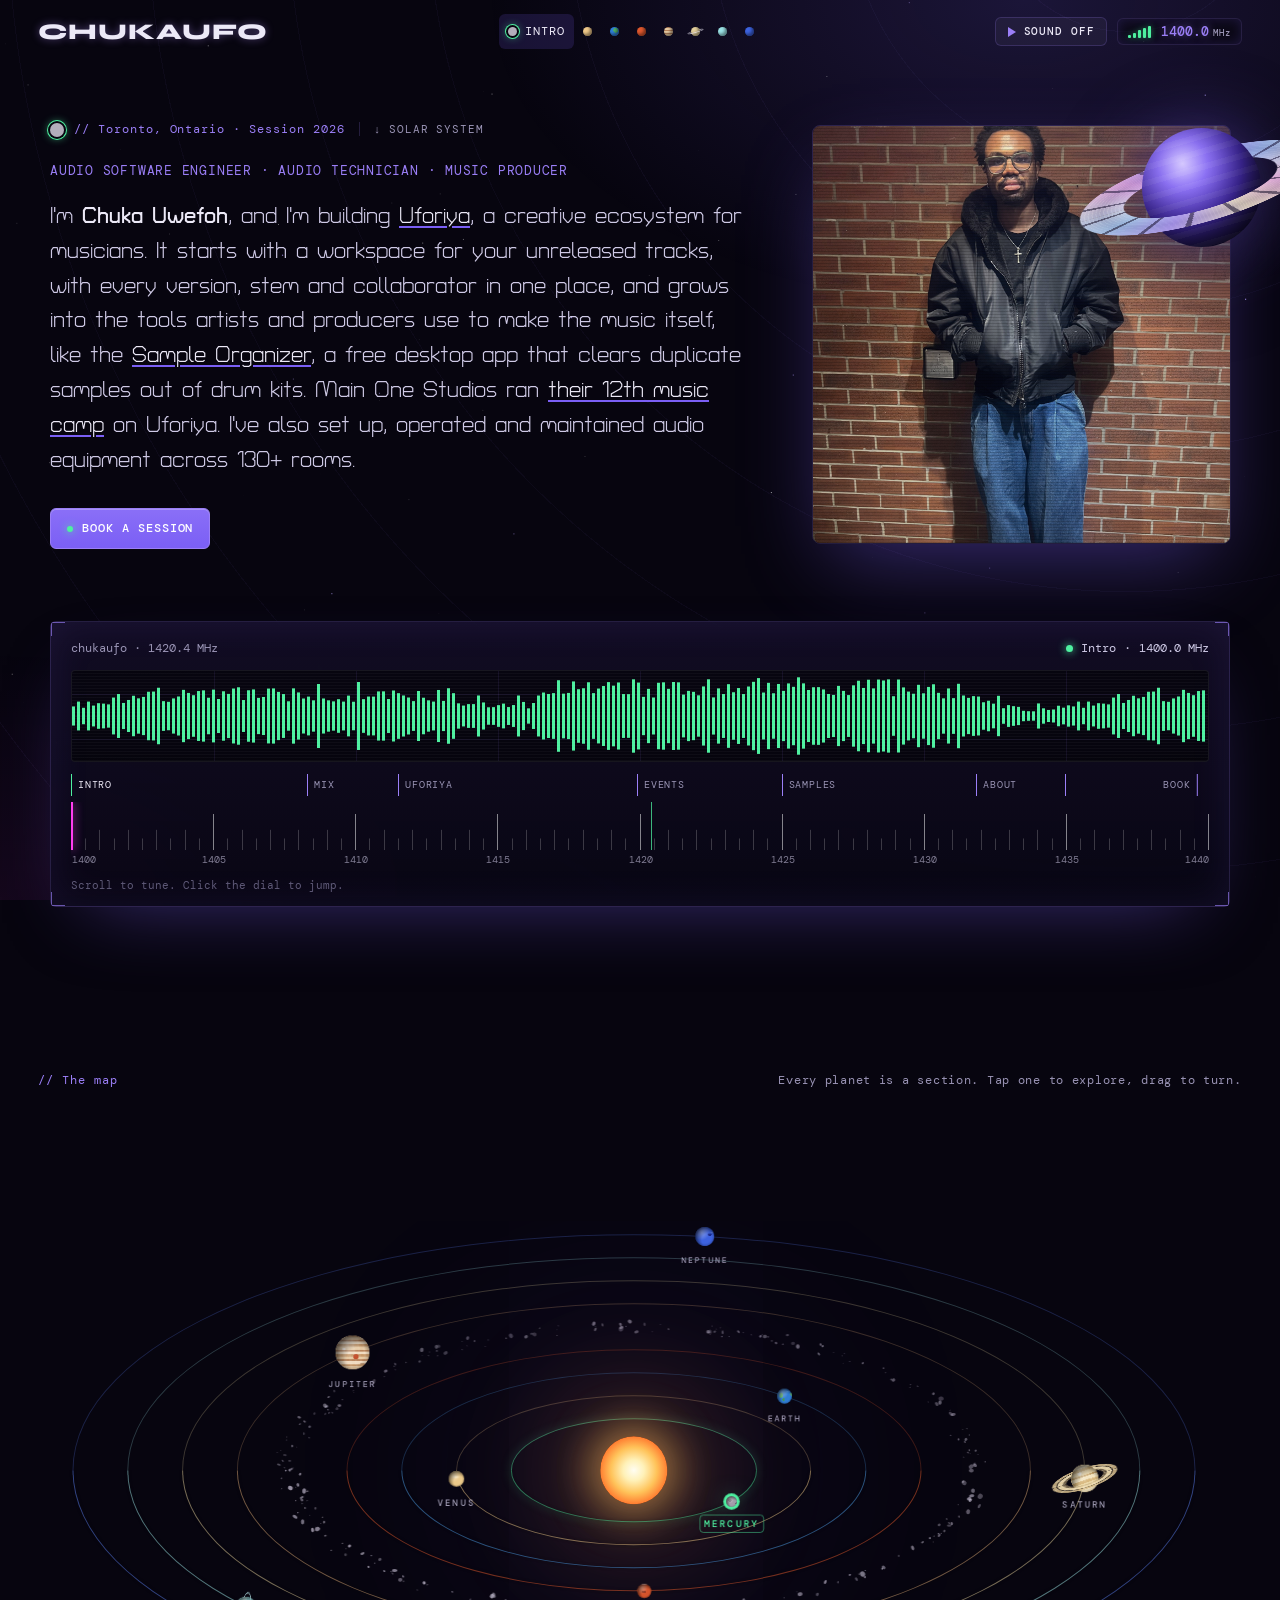
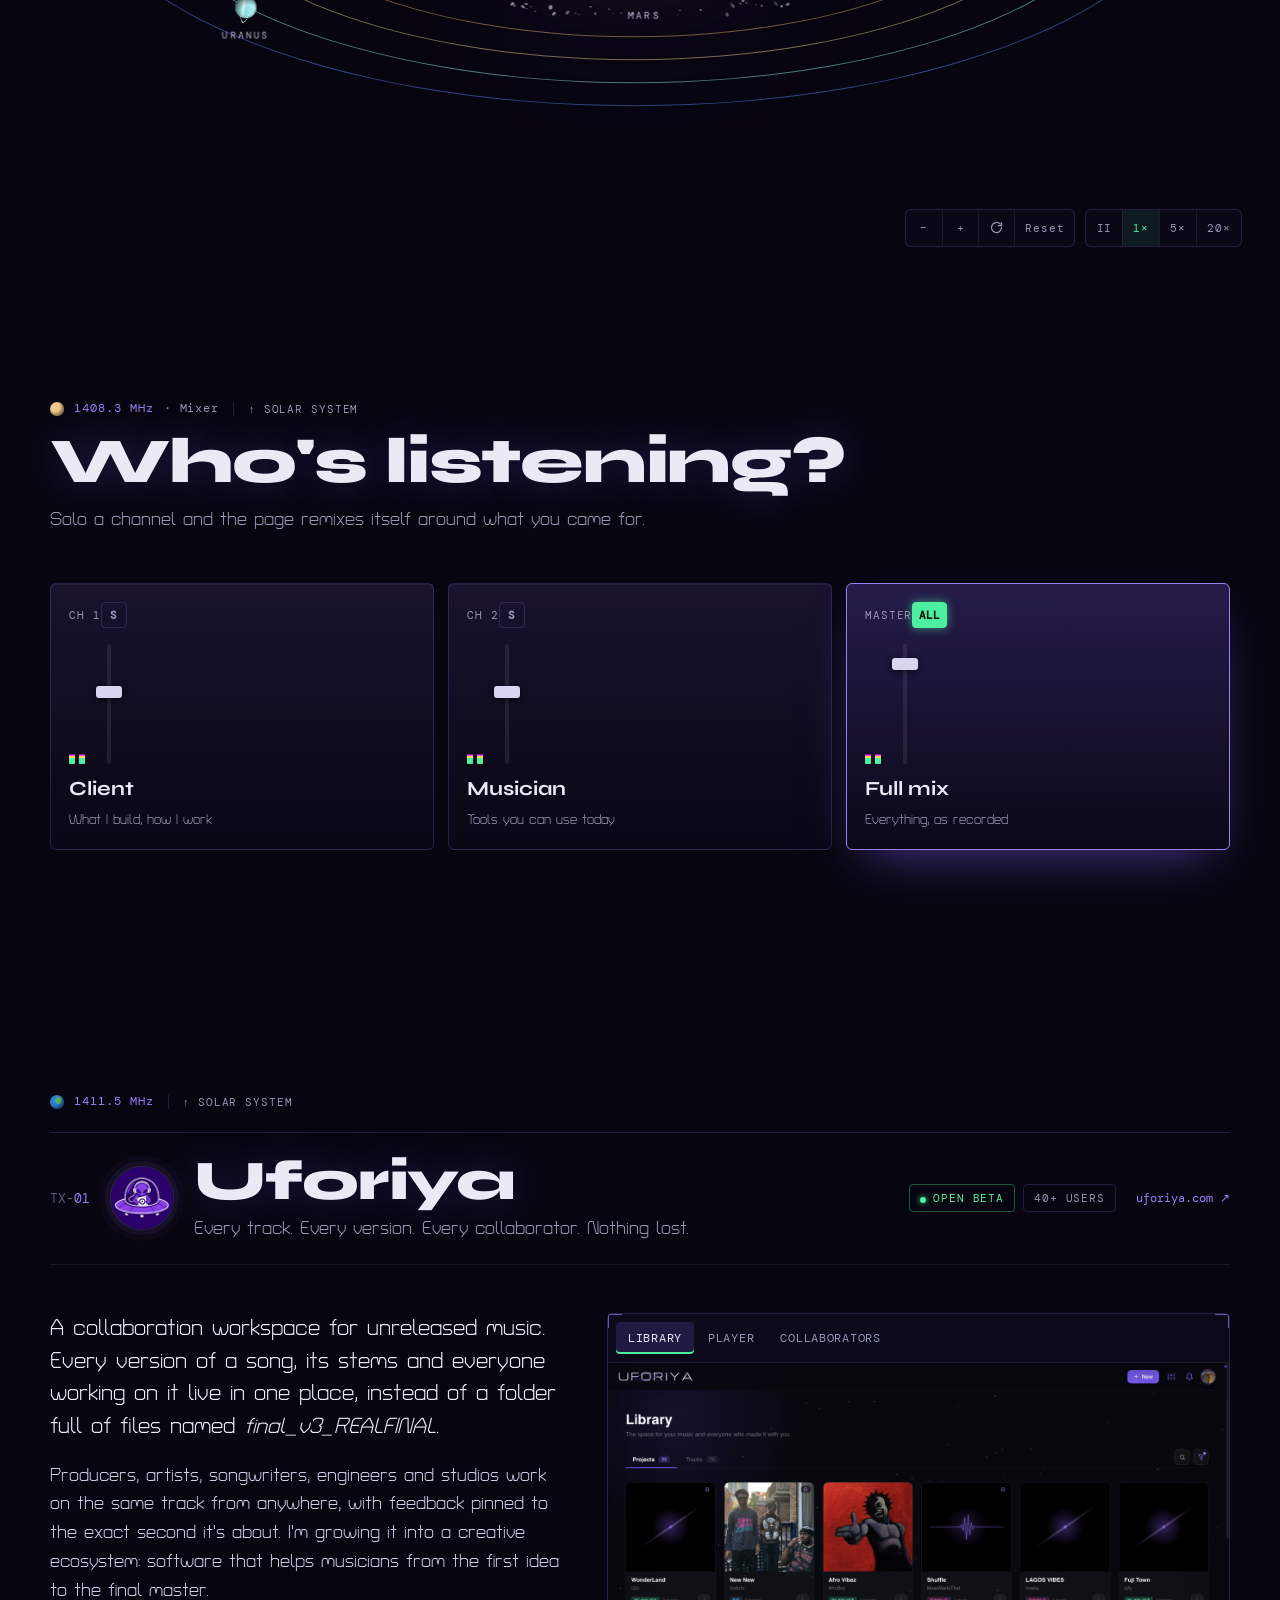
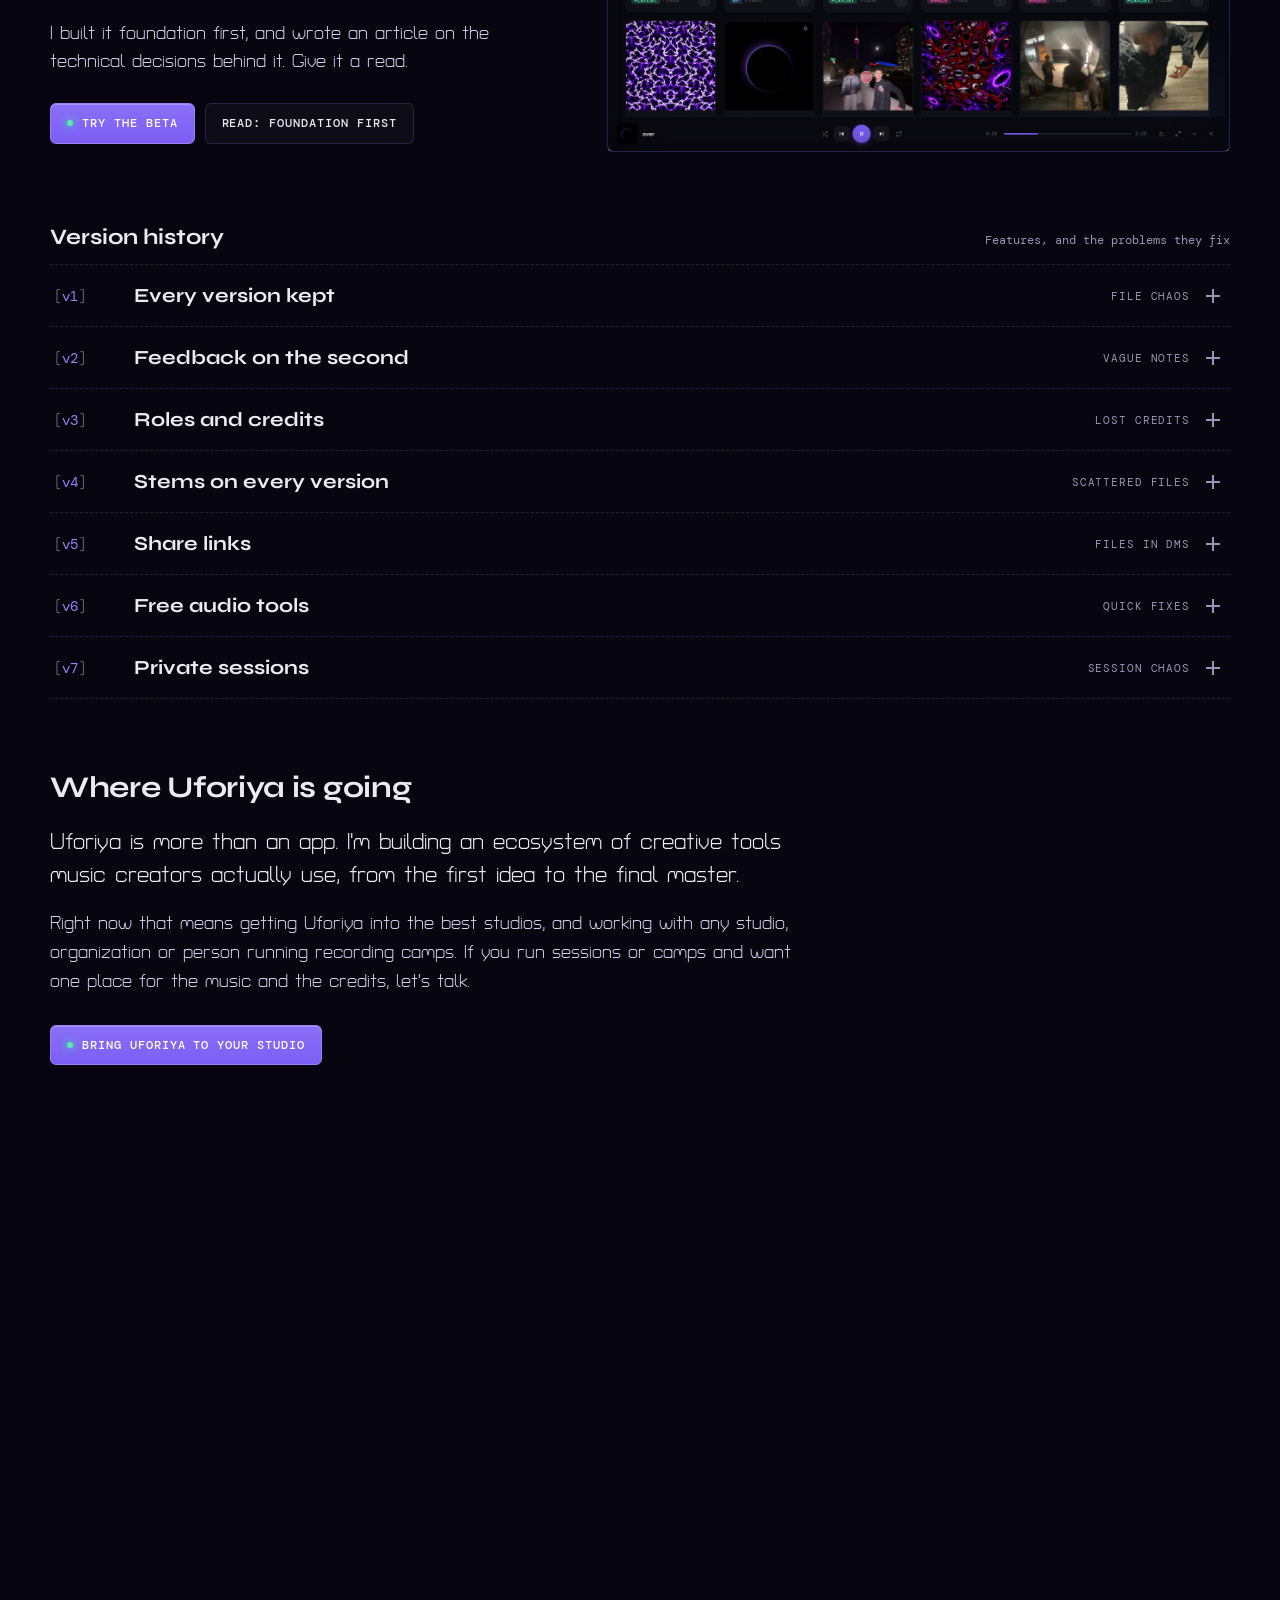
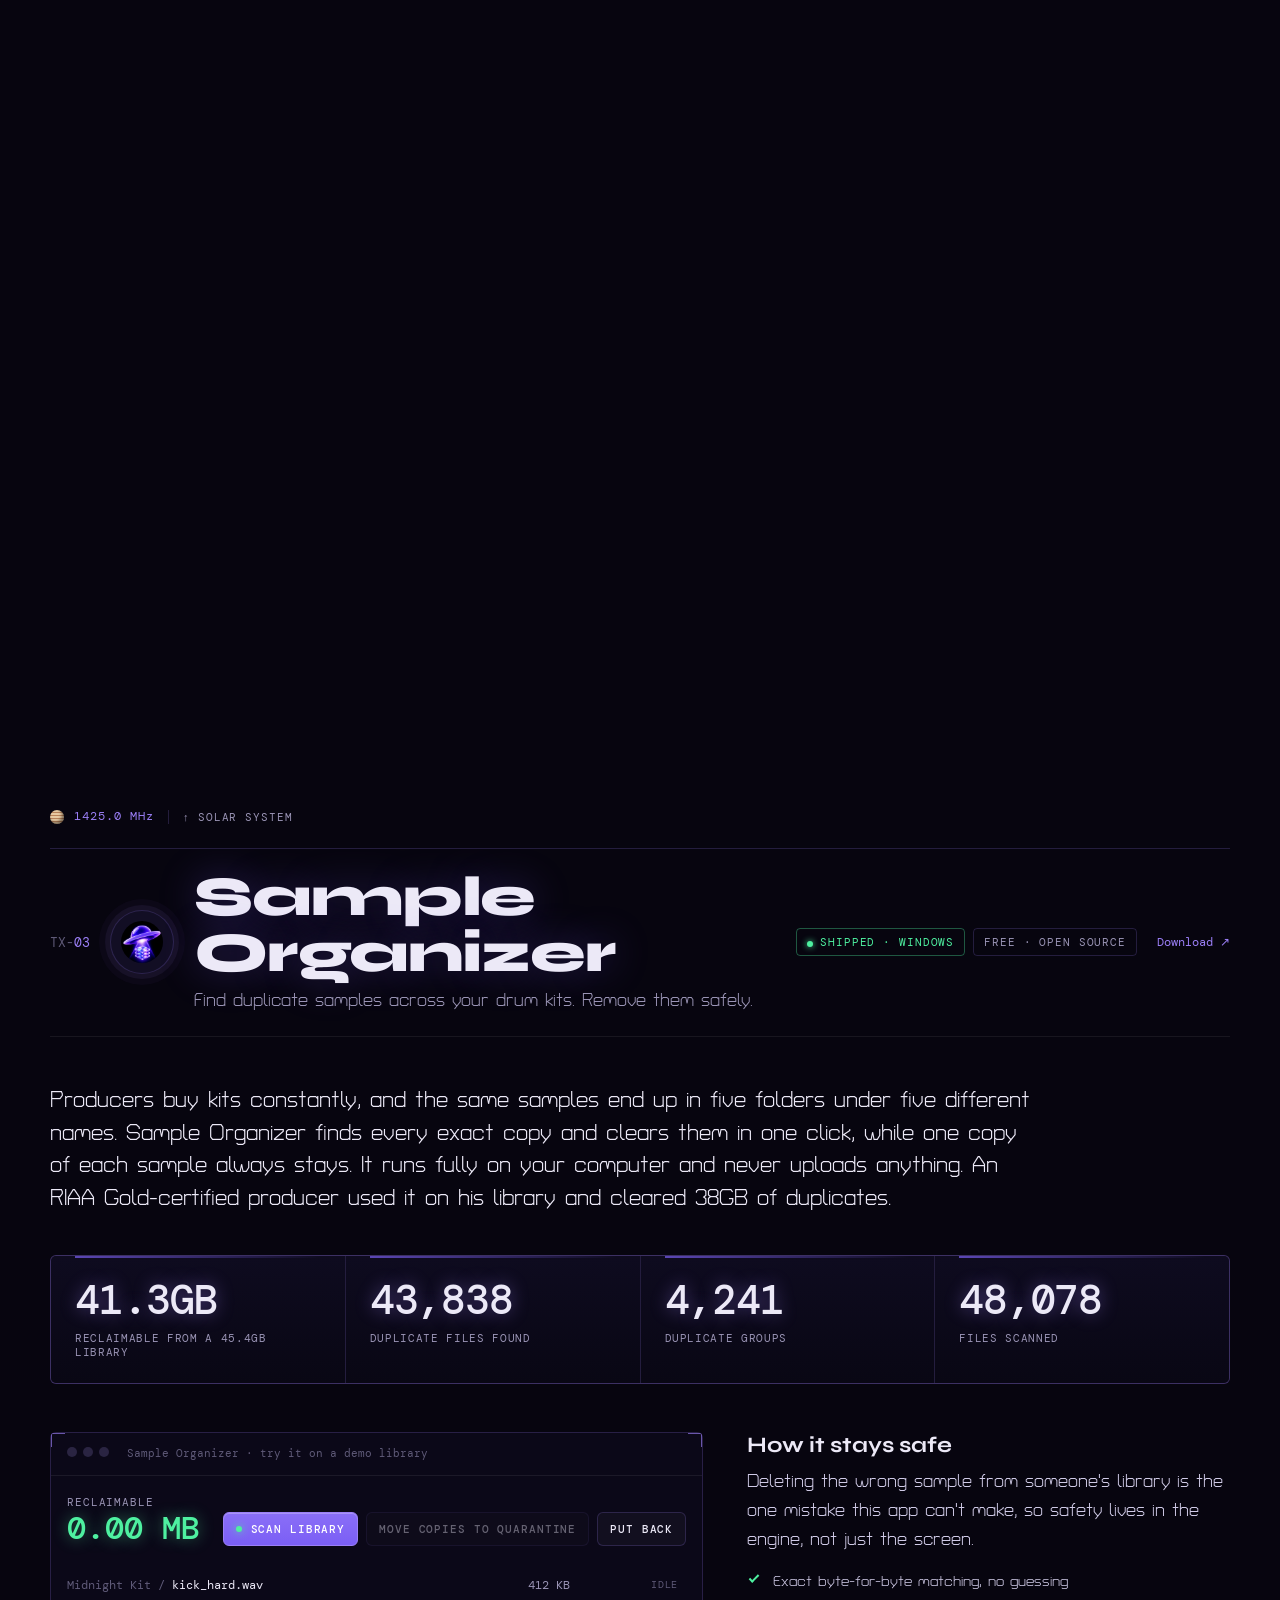
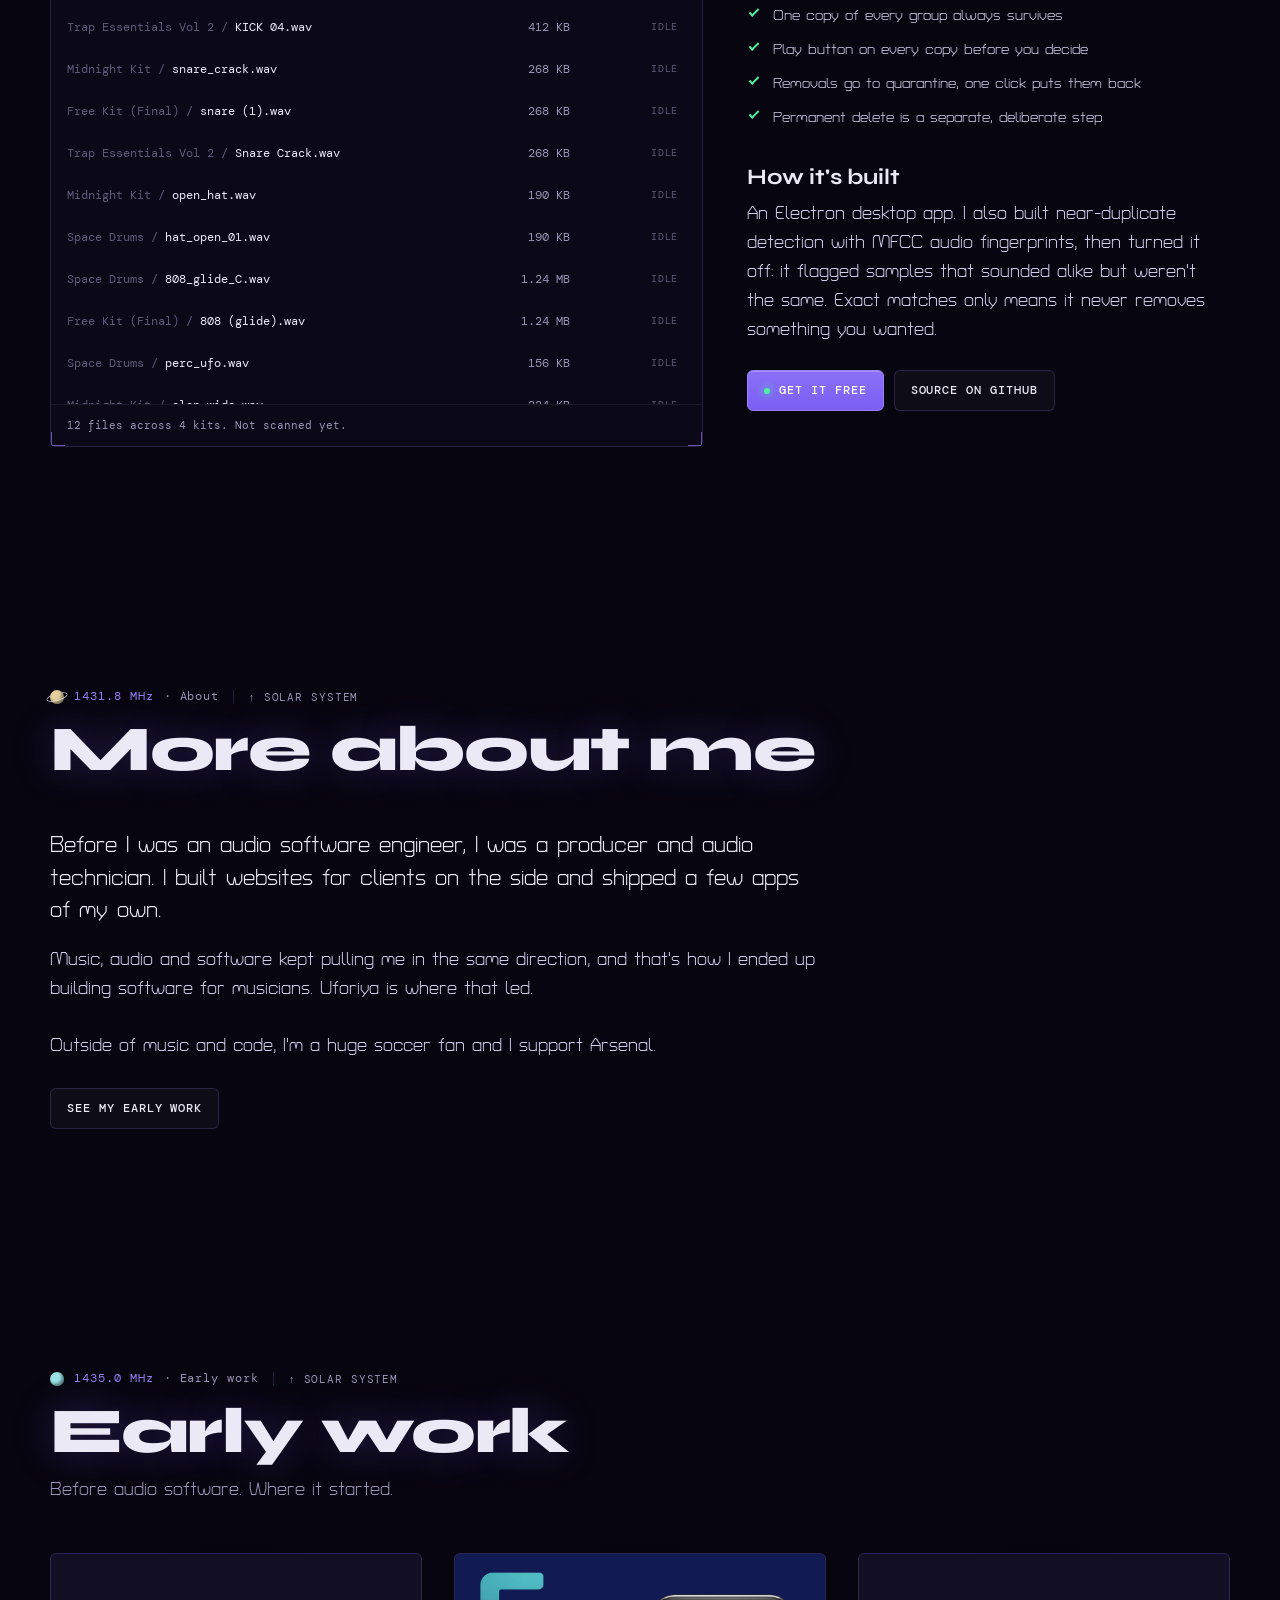
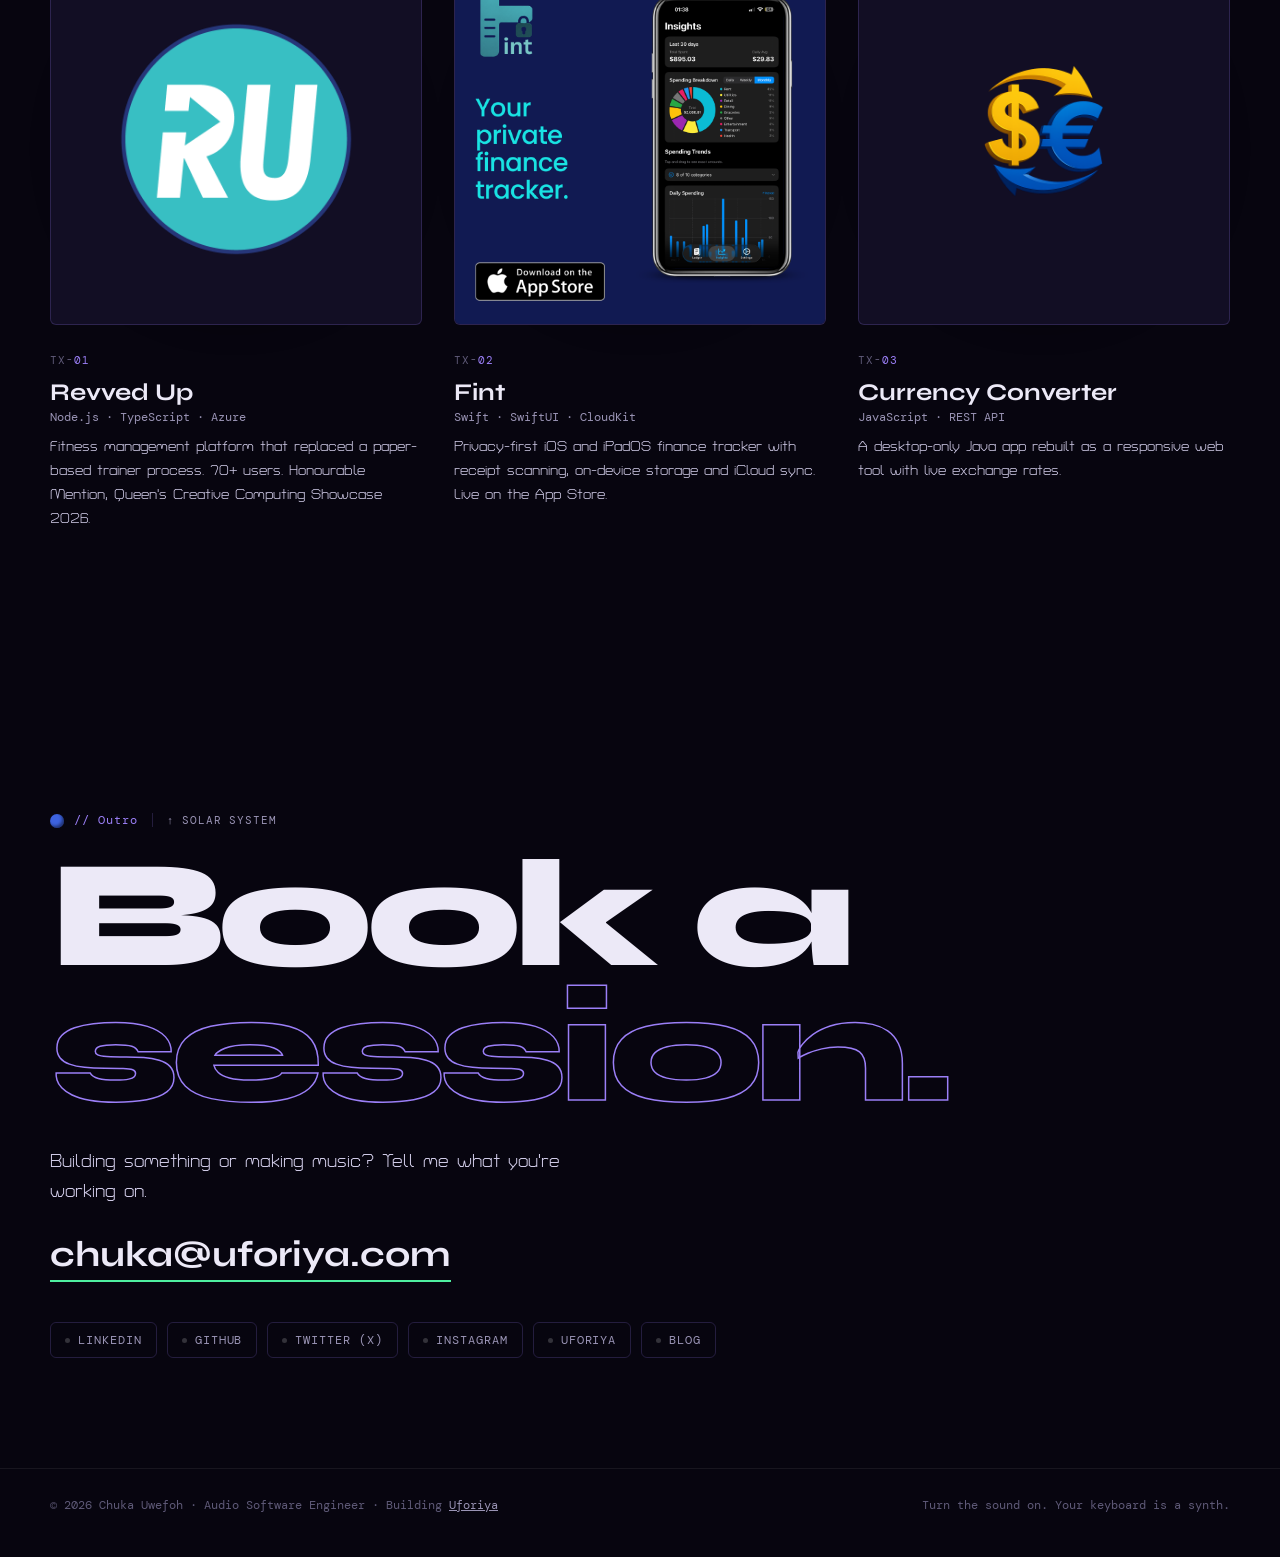
<file: index.html>
<!DOCTYPE html>
<html lang="en">
<head>
  <meta charset="UTF-8" />
  <link rel="icon" href="images/chukaufo.PNG" type="image/png" />
  <link rel="apple-touch-icon" href="images/chukaufo.PNG" />
  <meta name="viewport" content="width=device-width, initial-scale=1.0" />
  <title>Chuka Uwefoh | Audio Software Engineer · Building Uforiya</title>
  <meta name="description" content="Chuka Uwefoh is an audio software engineer, audio technician and music producer in Toronto building Uforiya: a collaboration workspace for unreleased tracks, free browser audio tools, and the free Sample Organizer desktop app that clears duplicate samples out of drum kits." />
  <link rel="canonical" href="https://chukaufo.xyz/" />
  <meta name="theme-color" content="#07050f" />

  <!-- Open Graph (Facebook, LinkedIn, iMessage, Discord, Slack, WhatsApp) -->
  <meta property="og:type" content="website" />
  <meta property="og:site_name" content="Chukaufo" />
  <meta property="og:url" content="https://chukaufo.xyz/" />
  <meta property="og:title" content="Chuka Uwefoh | Audio Software Engineer" />
  <meta property="og:description" content="Audio software engineer in Toronto building Uforiya, a creative ecosystem for artists, producers and studios." />
  <meta property="og:image" content="https://chukaufo.xyz/images/chukaufocard.png?v=3" />
  <meta property="og:image:secure_url" content="https://chukaufo.xyz/images/chukaufocard.png?v=3" />
  <meta property="og:image:type" content="image/png" />
  <meta property="og:image:width" content="1200" />
  <meta property="og:image:height" content="630" />
  <meta property="og:image:alt" content="Chuka Uwefoh, Audio Software Engineer" />
  <meta property="og:locale" content="en_CA" />

  <!-- Twitter / X card -->
  <meta name="twitter:card" content="summary_large_image" />
  <meta name="twitter:site" content="@chukaufo" />
  <meta name="twitter:creator" content="@chukaufo" />
  <meta name="twitter:url" content="https://chukaufo.xyz/" />
  <meta name="twitter:title" content="Chuka Uwefoh | Audio Software Engineer" />
  <meta name="twitter:description" content="Audio software engineer in Toronto building Uforiya, a creative ecosystem for artists, producers and studios." />
  <meta name="twitter:image" content="https://chukaufo.xyz/images/chukaufocard.png?v=3" />
  <meta name="twitter:image:alt" content="Chuka Uwefoh, Audio Software Engineer" />

  <link rel="preconnect" href="https://fonts.googleapis.com" />
  <link rel="preconnect" href="https://fonts.gstatic.com" crossorigin />
  <link href="https://fonts.googleapis.com/css2?family=Syne:wght@400;600;700;800&family=DM+Mono:wght@400;500&family=Turret+Road:wght@400;500;700&display=swap" rel="stylesheet" />
  <link rel="stylesheet" href="css/glitch.css?v=6" />
  <link rel="stylesheet" href="style.css?v=44" />
  <script>document.documentElement.classList.add('js');</script>
</head>
<body data-mix="all">

  <canvas id="stars" aria-hidden="true"></canvas>
  <a class="skip" href="#intro">Skip to content</a>

  <nav id="nav">
    <div class="nav-logo">
      <h1 class="glitch-logo" data-text="CHUKAUFO">CHUKAUFO</h1>
    </div>
    <div class="nav-links">
      <a href="#intro"><i class="nl-dot nd-mercury" aria-hidden="true"></i><span class="nl-name">Intro</span></a>
      <a href="#mix"><i class="nl-dot nd-venus" aria-hidden="true"></i><span class="nl-name">Who's listening</span></a>
      <a href="#uforiya"><i class="nl-dot nd-earth" aria-hidden="true"></i><span class="nl-name">Uforiya</span></a>
      <a href="#events"><i class="nl-dot nd-mars" aria-hidden="true"></i><span class="nl-name">Events</span></a>
      <a href="#sample-organizer"><i class="nl-dot nd-jupiter" aria-hidden="true"></i><span class="nl-name">Sample Organizer</span></a>
      <a href="#about"><i class="nl-dot nd-saturn" aria-hidden="true"></i><span class="nl-name">About</span></a>
      <a href="#projects"><i class="nl-dot nd-uranus" aria-hidden="true"></i><span class="nl-name">Early work</span></a>
      <a href="#contact"><i class="nl-dot nd-neptune" aria-hidden="true"></i><span class="nl-name">Contact</span></a>
    </div>
    <div class="transport">
      <button class="t-btn" id="sound-toggle" type="button" aria-pressed="false" aria-label="Turn sound on">
        <span class="t-icon" aria-hidden="true"></span><span class="t-label">Sound off</span>
      </button>
      <span class="readout" aria-hidden="true"><span class="sig" id="sig" data-lvl="1"><i></i><i></i><i></i><i></i><i></i></span><span class="freq"><span id="freq">1400.0</span><small>MHz</small></span></span>
    </div>
  </nav>

  <div class="mini-deck" id="mini-deck">
    <button class="mini-label" id="mini-label" type="button" aria-expanded="false" aria-controls="mini-list" aria-label="Stations"><span class="mini-lamp" aria-hidden="true"></span><span id="mini-name">Intro</span></button>
    <div class="mini-wave-wrap" id="mini-wave-wrap" aria-hidden="true">
      <canvas id="mini-wave"></canvas>
    </div>
    <span class="mini-freq" id="mini-freq" aria-hidden="true">1400.0</span>
    <nav class="mini-list" id="mini-list" aria-label="Stations" hidden></nav>
  </div>

  <main>

    <!-- 00:00 INTRO -->
    <header class="intro" id="intro" data-marker="Intro" data-stems="all">
      <div class="wrap">
        <div class="intro-grid">
          <div class="intro-copy reveal">
            <p class="eyebrow">// Toronto, Ontario · Session 2026</p>
            <p class="intro-role">Audio software engineer · Audio technician · Music producer</p>
            <p class="intro-lede">I'm <strong>Chuka Uwefoh</strong>, and I'm building <a href="#uforiya">Uforiya</a>, a creative ecosystem for musicians. It starts with a workspace for your unreleased tracks, with every version, stem and collaborator in one place, and grows into the tools artists and producers use to make the music itself, like the <a href="#sample-organizer">Sample Organizer</a>, a free desktop app that clears duplicate samples out of drum kits. Main One Studios ran <a href="#events">their 12th music camp</a> on Uforiya. I've also set up, operated and maintained audio equipment across 130+ rooms.</p>
            <div class="intro-cta">
              <a class="btn btn-primary" href="#contact">Book a session</a>
            </div>
          </div>
          <figure class="cover reveal">
            <span class="planet" aria-hidden="true"><i></i></span>
            <div class="cover-art"><img src="images/chukapro2026.jpg" alt="Chuka Uwefoh" /></div>
          </figure>
        </div>

        <div class="deck reveal" id="deck">
          <div class="deck-head">
            <span>chukaufo · 1420.4 MHz</span>
            <span class="deck-status"><span class="deck-lamp" id="deck-lamp" aria-hidden="true"></span><span id="deck-station">Intro</span> · <span id="deck-time">1400.0 MHz</span></span>
          </div>
          <div class="scope-wrap" id="scope-wrap" aria-hidden="true">
            <canvas id="scope"></canvas>
          </div>
          <div class="dial-wrap" id="dial-wrap">
            <div class="markers" id="markers"></div>
            <canvas id="dial" aria-label="Tuning dial for this page. Scroll to tune, click to jump." role="img"></canvas>
            <span class="wave-tip" id="dial-tip" aria-hidden="true"></span>
          </div>
          <p class="deck-hint">Scroll to tune. Click the dial to jump.</p>
        </div>
      </div>
    </header>

    <!-- THE SUN: every planet is a section of this page -->
    <section class="system" id="sun" aria-label="Map of this page">
      <div class="system-copy">
        <p class="eyebrow">// The map</p>
        <p class="system-hint"><span class="hint-wide">Every planet is a section. Tap one to explore, drag to turn.</span><span class="hint-phone">Tap a planet to explore.</span></p>
      </div>
      <div class="orbits" id="orbits">
        <div class="sun" aria-hidden="true"></div>
        <canvas class="belt" id="belt" aria-hidden="true"></canvas>
        <a class="orbiter" href="#intro" data-planet="mercury" data-section="Intro" data-about="Who I am and what I'm building."><span class="pl pl-mercury"></span><span class="pl-label"><b>Mercury</b>Intro</span></a>
        <a class="orbiter" href="#mix" data-planet="venus" data-section="Who's listening" data-about="Pick client or musician and the page remixes around you."><span class="pl pl-venus"></span><span class="pl-label"><b>Venus</b>Who's listening</span></a>
        <a class="orbiter" href="#uforiya" data-planet="earth" data-section="Uforiya" data-about="The workspace for unreleased music. Every version, stem and collaborator in one place."><span class="pl pl-earth"></span><span class="pl-label"><b>Earth</b>Uforiya</span></a>
        <a class="orbiter" href="#events" data-planet="mars" data-section="Events" data-about="Main One Studios ran Camp 12 on Uforiya. 45+ people, one private session."><span class="pl pl-mars"></span><span class="pl-label"><b>Mars</b>Events</span></a>
        <a class="orbiter" href="#sample-organizer" data-planet="jupiter" data-section="Sample Organizer" data-about="Free desktop app that clears duplicate samples out of drum kits. 41.3GB from one library."><span class="pl pl-jupiter"></span><span class="pl-label"><b>Jupiter</b>Sample Organizer</span></a>
        <a class="orbiter" href="#about" data-planet="saturn" data-section="About" data-about="How a producer and audio tech ended up building software for musicians."><span class="pl pl-saturn"><i></i></span><span class="pl-label"><b>Saturn</b>About</span></a>
        <a class="orbiter" href="#projects" data-planet="uranus" data-section="Early work" data-about="Revved Up, Fint and a currency converter. Where it started."><span class="pl pl-uranus"><i></i></span><span class="pl-label"><b>Uranus</b>Early work</span></a>
        <a class="orbiter" href="#contact" data-planet="neptune" data-section="Contact" data-about="Building something or making music? Send a signal."><span class="pl pl-neptune"></span><span class="pl-label"><b>Neptune</b>Contact</span></a>
      </div>
      <div class="orbit-card" id="orbit-card" aria-live="polite" hidden>
        <button class="oc-close" id="oc-close" type="button" aria-label="Close">×</button>
        <p class="oc-meta"><span id="oc-planet"></span> · <span id="oc-freq"></span></p>
        <h3 id="oc-title"></h3>
        <p class="oc-about" id="oc-about"></p>
        <a class="btn btn-primary" id="oc-go" href="#intro">Fly there</a>
      </div>
    </section>

    <!-- MIXER -->
    <section class="section mixer-section" id="mix" data-marker="Mix" data-stems="all">
      <div class="wrap">
        <div class="section-head reveal">
          <p class="sh-meta"><span data-time>00:00</span> · Mixer</p>
          <h2>Who's listening?</h2>
          <p class="section-sub">Solo a channel and the page remixes itself around what you came for.</p>
        </div>

        <div class="mixer reveal" role="group" aria-label="Choose what to focus on">
          <button class="channel" type="button" data-solo="client" aria-pressed="false">
            <span class="ch-top"><span class="ch-num">CH 1</span><span class="ch-solo">S</span></span>
            <span class="ch-strip" aria-hidden="true"><span class="ch-meter"><i></i><i></i></span><span class="ch-fader"></span></span>
            <span class="ch-name">Client</span>
            <span class="ch-desc">What I build, how I work</span>
          </button>
          <button class="channel" type="button" data-solo="musician" aria-pressed="false">
            <span class="ch-top"><span class="ch-num">CH 2</span><span class="ch-solo">S</span></span>
            <span class="ch-strip" aria-hidden="true"><span class="ch-meter"><i></i><i></i></span><span class="ch-fader"></span></span>
            <span class="ch-name">Musician</span>
            <span class="ch-desc">Tools you can use today</span>
          </button>
          <button class="channel channel-master" type="button" data-solo="all" aria-pressed="true">
            <span class="ch-top"><span class="ch-num">MASTER</span><span class="ch-solo">ALL</span></span>
            <span class="ch-strip" aria-hidden="true"><span class="ch-meter"><i></i><i></i></span><span class="ch-fader"></span></span>
            <span class="ch-name">Full mix</span>
            <span class="ch-desc">Everything, as recorded</span>
          </button>
        </div>

        <div class="solo-panel" data-panel="client" hidden>
          <div>
            <p class="eyebrow">// CH 1 · Client</p>
            <h3>Building something?</h3>
            <p>Need a tool for your studio, label or artists? I build audio and music software end to end, from processing and analysis to the app people use every day. Main One Studios ran a camp on Uforiya, and I'm open to working with more studios, camps and labels.</p>
            <div class="panel-actions">
              <a class="btn btn-primary" href="#contact">Book a session</a>
              <a class="btn" href="#uforiya">See Uforiya</a>
            </div>
          </div>
          <ul class="panel-list">
            <li><b>Audio and music software</b> Processing, analysis, players, large uploads</li>
            <li><b>Products for studios and labels</b> Accounts, roles, payments, file storage</li>
            <li><b>Audio hardware</b> Set up and maintained audio equipment across 130+ rooms</li>
            <li><b>Desktop</b> Electron apps that run fully offline</li>
            <li><b>Before audio</b> Freelanced building websites</li>
          </ul>
        </div>

        <div class="solo-panel" data-panel="musician" hidden>
          <div>
            <p class="eyebrow">// CH 2 · Musician</p>
            <h3>Free to use, today</h3>
            <p>Everything here was built for producers, artists, writers and engineers. Most of it costs nothing to start.</p>
            <div class="panel-actions">
              <a class="btn btn-primary" href="https://uforiya.space" target="_blank" rel="noopener">Try Uforiya</a>
              <a class="btn" href="https://uforiya.com/sample-organizer/" target="_blank" rel="noopener">Get Sample Organizer</a>
            </div>
          </div>
          <ul class="panel-list">
            <li><b>Uforiya</b> Every version, stem and collaborator on a track in one place. Free to start.</li>
            <li><b>Sample Organizer</b> Clears duplicate samples out of your kits. Free, Windows.</li>
            <li><b>Audio tools</b> Trim, fade, convert and compress in the browser, no account. <a href="https://uforiya.space/tools" target="_blank" rel="noopener">uforiya.space/tools</a></li>
          </ul>
        </div>
      </div>
    </section>

    <!-- TRACK 01 -->
    <section class="section track" id="uforiya" data-marker="Uforiya" data-stems="client musician">
      <div class="wrap">
        <p class="sh-meta reveal"><span data-time>00:00</span></p>
        <div class="track-row reveal">
          <span class="tr-num">01</span>
          <img class="tr-art tr-art--fill" src="images/logos/ufo-2dlogo-256.png" alt="" />
          <div class="tr-title">
            <h2>Uforiya</h2>
            <p>Every track. Every version. Every collaborator. Nothing lost.</p>
          </div>
          <div class="tr-tags"><span class="tag live">Open beta</span><span class="tag">40+ users</span></div>
          <a class="tr-link" href="https://uforiya.com" target="_blank" rel="noopener">uforiya.com ↗</a>
        </div>

        <div class="track-body">
          <div class="track-text reveal">
            <p class="lead">A collaboration workspace for unreleased music. Every version of a song, its stems and everyone working on it live in one place, instead of a folder full of files named <em>final_v3_REALFINAL</em>.</p>
            <p>Producers, artists, songwriters, engineers and studios work on the same track from anywhere, with feedback pinned to the exact second it's about. I'm growing it into a creative ecosystem: software that helps musicians from the first idea to the final master.</p>
            <p>I built it foundation first, and wrote an article on the technical decisions behind it. Give it a read.</p>
            <div class="track-links">
              <a class="btn btn-primary" href="https://uforiya.space" target="_blank" rel="noopener">Try the beta</a>
              <a class="btn" href="https://blog.chukaufo.xyz/foundation-first/" target="_blank" rel="noopener">Read: Foundation First</a>
            </div>
          </div>

          <div class="shots reveal">
            <div class="shot-tabs" role="tablist">
              <button class="shot-tab" type="button" role="tab" aria-selected="true">Library</button>
              <button class="shot-tab" type="button" role="tab" aria-selected="false">Player</button>
              <button class="shot-tab" type="button" role="tab" aria-selected="false">Collaborators</button>
            </div>
            <div class="shot-stage">
              <figure class="shot active">
                <img src="images/uforiya/dashboard.png" alt="Uforiya library of projects" loading="lazy" />
              </figure>
              <figure class="shot">
                <img src="images/uforiya/audioplayer.png" alt="Uforiya waveform player with a timestamped comment" loading="lazy" />
              </figure>
              <figure class="shot">
                <img src="images/uforiya/collaboratorsettings.png" alt="Uforiya collaborator roles and credits" loading="lazy" />
              </figure>
            </div>
          </div>
        </div>

        <div class="versions reveal">
          <div class="versions-head"><h3>Version history</h3><span>Features, and the problems they fix</span></div>
          <details class="version">
            <summary><span class="v-num">v1</span><span class="v-name">Every version kept</span><span class="v-tag">file chaos</span><span class="v-chev" aria-hidden="true"></span></summary>
            <div class="v-notes"><p><b>The fix:</b> New versions stack on the same track instead of piling up as final_v3_REALFINAL. Nothing gets overwritten, and the owner picks which one is current.</p></div>
          </details>
          <details class="version">
            <summary><span class="v-num">v2</span><span class="v-name">Feedback on the second</span><span class="v-tag">vague notes</span><span class="v-chev" aria-hidden="true"></span></summary>
            <div class="v-notes"><p><b>The fix:</b> Comments pin to the exact moment in the track, so "the part near the middle" becomes 1:42.</p></div>
          </details>
          <details class="version">
            <summary><span class="v-num">v3</span><span class="v-name">Roles and credits</span><span class="v-tag">lost credits</span><span class="v-chev" aria-hidden="true"></span></summary>
            <div class="v-notes"><p><b>The fix:</b> Invite people by username or email, give each one a role, and whoever made something keeps the credit.</p></div>
          </details>
          <details class="version">
            <summary><span class="v-num">v4</span><span class="v-name">Stems on every version</span><span class="v-tag">scattered files</span><span class="v-chev" aria-hidden="true"></span></summary>
            <div class="v-notes"><p><b>The fix:</b> Stems live with the version they belong to, and only the people working on the track can see them.</p></div>
          </details>
          <details class="version">
            <summary><span class="v-num">v5</span><span class="v-name">Share links</span><span class="v-tag">files in DMs</span><span class="v-chev" aria-hidden="true"></span></summary>
            <div class="v-notes"><p><b>The fix:</b> One link for a track or a whole project. Private music stays private.</p></div>
          </details>
          <details class="version">
            <summary><span class="v-num">v6</span><span class="v-name">Free audio tools</span><span class="v-tag">quick fixes</span><span class="v-chev" aria-hidden="true"></span></summary>
            <div class="v-notes"><p><b>The fix:</b> Trim, fade, convert, compress, change pitch or tempo, normalize, and add reverb right in the browser, no DAW needed. Four of them work without an account.</p></div>
          </details>
          <details class="version">
            <summary><span class="v-num">v7</span><span class="v-name">Private sessions</span><span class="v-tag">session chaos</span><span class="v-chev" aria-hidden="true"></span></summary>
            <div class="v-notes"><p><b>The fix:</b> A camp or session has a lot of people making music at once, and files end up everywhere. A private session gives everyone one place to upload, credits stay with whoever made each track, and the owner covers the storage.</p></div>
          </details>
        </div>
        <div class="uf-next reveal">
          <h3>Where Uforiya is going</h3>
          <p class="lead">Uforiya is more than an app. I'm building an ecosystem of creative tools music creators actually use, from the first idea to the final master.</p>
          <p>Right now that means getting Uforiya into the best studios, and working with any studio, organization or person running recording camps. If you run sessions or camps and want one place for the music and the credits, let's talk.</p>
          <a class="btn btn-primary" href="#contact">Bring Uforiya to your studio</a>
        </div>
      </div>
    </section>

    <!-- TRACK 02 -->
    <section class="section track" id="events" data-marker="Events" data-stems="client musician">
      <div class="wrap">
        <p class="sh-meta reveal"><span data-time>00:00</span></p>
        <div class="track-row reveal">
          <span class="tr-num">02</span>
          <img class="tr-art tr-art--light" src="images/m1logo-256.png" alt="" />
          <div class="tr-title">
            <h2>Camp 12</h2>
            <p>Two days. About 50 artists, producers and engineers. One private session.</p>
          </div>
          <div class="tr-tags"><span class="tag live">Oct 2026</span><span class="tag">Main One Studios</span></div>
        </div>

        <div class="stats reveal">
          <div class="stat"><span class="stat-num" data-count="45" data-suffix="+">45+</span><span class="stat-label">Artists, producers and engineers</span></div>
          <div class="stat"><span class="stat-num" data-count="20">20</span><span class="stat-label">Became Uforiya users</span></div>
          <div class="stat"><span class="stat-num" data-count="2">2</span><span class="stat-label">Days</span></div>
          <div class="stat"><span class="stat-num" data-count="1">1</span><span class="stat-label">Private session</span></div>
        </div>

        <div class="track-body">
          <div class="track-text reveal">
            <p class="lead">Main One Studios used Uforiya as the home for the music made at their 12th camp. Members uploaded their work straight into one shared Camp 12 project.</p>
            <p>A lot of music gets made at a camp, and with so many sessions happening at once, people don't always get to hear every song they worked on. Everyone at the camp scanned one QR code and joined the same private session.</p>
            <p>Every member could hear everything made at the camp, including their own work. Credits stayed with whoever made each track, and nothing leaked.</p>
            <p>20 attendees became Uforiya users.</p>
            <div class="track-links">
              <a class="btn btn-primary" href="#contact">Running a camp? Let's talk</a>
            </div>
          </div>

          <div class="shots camp-shots reveal">
            <div class="shot-tabs" role="tablist">
              <button class="shot-tab" type="button" role="tab" aria-selected="true">Recap</button>
              <button class="shot-tab" type="button" role="tab" aria-selected="false">Studio</button>
              <button class="shot-tab" type="button" role="tab" aria-selected="false">Poster</button>
              <button class="shot-tab" type="button" role="tab" aria-selected="false">Me</button>
            </div>
            <div class="shot-stage">
              <figure class="shot shot-video active">
                <iframe src="https://www.youtube-nocookie.com/embed/5dsVKbbGlvg?rel=0&amp;playsinline=1" title="Uforiya at Main One Studios Camp 12 | Recap" loading="lazy" allow="accelerometer; autoplay; clipboard-write; encrypted-media; gyroscope; picture-in-picture; web-share" referrerpolicy="strict-origin-when-cross-origin" allowfullscreen></iframe>
                <figcaption><a href="https://www.instagram.com/reel/DfP5s0byCa0/" target="_blank" rel="noopener">Watch on Instagram ↗</a></figcaption>
              </figure>
              <figure class="shot">
                <img src="images/camp12/studio.jpg" alt="Producers working in a studio at Camp 12" loading="lazy" />
              </figure>
              <figure class="shot">
                <img src="images/camp12/poster.jpg" alt="Uforiya scan-to-join poster at Camp 12" loading="lazy" />
              </figure>
              <figure class="shot">
                <img src="images/chukaatm1c12.JPG" alt="Chuka Uwefoh holding the Uforiya poster at Main One Studios" loading="lazy" />
              </figure>
            </div>
          </div>
        </div>
      </div>
    </section>

    <!-- TRACK 03 -->
    <section class="section track" id="sample-organizer" data-marker="Samples" data-stems="client musician">
      <div class="wrap">
        <p class="sh-meta reveal"><span data-time>00:00</span></p>
        <div class="track-row reveal">
          <span class="tr-num">03</span>
          <img class="tr-art" src="images/sample/uforiya-sample-icon-256.png" alt="" />
          <div class="tr-title">
            <h2>Sample Organizer</h2>
            <p>Find duplicate samples across your drum kits. Remove them safely.</p>
          </div>
          <div class="tr-tags"><span class="tag live">Shipped · Windows</span><span class="tag">Free · open source</span></div>
          <a class="tr-link" href="https://uforiya.com/sample-organizer/" target="_blank" rel="noopener">Download ↗</a>
        </div>

        <p class="lead reveal so-lead">Producers buy kits constantly, and the same samples end up in five folders under five different names. Sample Organizer finds every exact copy and clears them in one click, while one copy of each sample always stays. It runs fully on your computer and never uploads anything. An RIAA Gold-certified producer used it on his library and cleared 38GB of duplicates.</p>

        <div class="stats reveal">
          <div class="stat"><span class="stat-num" data-count="41.3" data-dec="1" data-suffix="GB">41.3GB</span><span class="stat-label">Reclaimable from a 45.4GB library</span></div>
          <div class="stat"><span class="stat-num" data-count="43921">43,921</span><span class="stat-label">Duplicate files found</span></div>
          <div class="stat"><span class="stat-num" data-count="4249">4,249</span><span class="stat-label">Duplicate groups</span></div>
          <div class="stat"><span class="stat-num" data-count="48170">48,170</span><span class="stat-label">Files scanned</span></div>
        </div>

        <div class="so-wrap">
          <div class="so-demo reveal" id="so-demo">
            <div class="so-bar"><span class="so-dots" aria-hidden="true"><i></i><i></i><i></i></span><span>Sample Organizer · try it on a demo library</span></div>
            <div class="so-top">
              <div><span class="so-label" id="so-reclaim-label">Reclaimable</span><span class="so-big" id="so-reclaim">0.00 MB</span></div>
              <div class="so-actions">
                <button class="btn btn-primary" id="so-scan" type="button">Scan library</button>
                <button class="btn" id="so-clean" type="button" disabled>Move copies to quarantine</button>
                <button class="btn" id="so-restore" type="button" hidden>Put back</button>
              </div>
            </div>
            <ul class="so-list" id="so-list"></ul>
            <p class="so-foot" id="so-status" aria-live="polite">12 files across 4 kits. Not scanned yet.</p>
          </div>

          <div class="so-side reveal">
            <h3>How it stays safe</h3>
            <p>Deleting the wrong sample from someone's library is the one mistake this app can't make, so safety lives in the engine, not just the screen.</p>
            <ul class="check-list">
              <li>Exact byte-for-byte matching, no guessing</li>
              <li>One copy of every group always survives</li>
              <li>Play button on every copy before you decide</li>
              <li>Removals go to quarantine, one click puts them back</li>
              <li>Permanent delete is a separate, deliberate step</li>
            </ul>
            <h3>How it's built</h3>
            <p>An Electron desktop app. I also built near-duplicate detection with MFCC audio fingerprints, then turned it off: it flagged samples that sounded alike but weren't the same. Exact matches only means it never removes something you wanted.</p>
            <div class="track-links">
              <a class="btn btn-primary" href="https://uforiya.com/sample-organizer/" target="_blank" rel="noopener">Get it free</a>
              <a class="btn" href="https://github.com/chukaufo/uforiya-sample-organizer" target="_blank" rel="noopener">Source on GitHub</a>
            </div>
          </div>
        </div>
      </div>
    </section>

    <!-- ABOUT -->
    <section class="section" id="about" data-marker="About" data-stems="all">
      <div class="wrap">
        <div class="section-head reveal">
          <p class="sh-meta"><span data-time>00:00</span> · About</p>
          <h2>More about me</h2>
        </div>
        <div class="about-copy reveal">
          <p class="lead">Before I was an audio software engineer, I was a producer and audio technician. I built websites for clients on the side and shipped a few apps of my own.</p>
          <p>Music, audio and software kept pulling me in the same direction, and that's how I ended up building software for musicians. Uforiya is where that led.</p>
          <p>Outside of music and code, I'm a huge soccer fan and I support Arsenal.</p>
          <a class="btn" href="#projects">See my early work</a>
        </div>
      </div>
    </section>

    <!-- EARLY WORK (Uranus) -->
    <section class="section" id="projects" data-marker="Early work" data-stems="client">
      <div class="wrap">
        <div class="section-head reveal">
          <p class="sh-meta"><span data-time>00:00</span> · Early work</p>
          <h2>Early work</h2>
          <p class="section-sub">Before audio software. Where it started.</p>
        </div>
        <div class="crate reveal">
          <a class="record" href="https://revved-up.skhs.queensu.ca/" target="_blank" rel="noopener">
            <div class="sleeve-wrap">
              <div class="vinyl" aria-hidden="true"></div>
              <div class="sleeve sleeve--logo"><img src="images/logos/RevvedUp-Badge.png" alt="Revved Up logo" loading="lazy" /></div>
            </div>
            <div class="record-info">
              <span class="r-side">01</span>
              <h3>Revved Up</h3>
              <p class="r-stack">Node.js · TypeScript · Azure</p>
              <p>Fitness management platform that replaced a paper-based trainer process. 70+ users. Honourable Mention, Queen's Creative Computing Showcase 2026.</p>
            </div>
          </a>
          <a class="record" href="https://apps.apple.com/us/app/fint/id6775697441" target="_blank" rel="noopener">
            <div class="sleeve-wrap">
              <div class="vinyl" aria-hidden="true"></div>
              <div class="sleeve"><img src="images/fint/fint%20promo.png" alt="Fint finance tracker promo" loading="lazy" /></div>
            </div>
            <div class="record-info">
              <span class="r-side">02</span>
              <h3>Fint</h3>
              <p class="r-stack">Swift · SwiftUI · CloudKit</p>
              <p>Privacy-first iOS and iPadOS finance tracker with receipt scanning, on-device storage and iCloud sync. Live on the App Store.</p>
            </div>
          </a>
          <a class="record" href="https://uforyc.github.io/online-currency-converter/" target="_blank" rel="noopener">
            <div class="sleeve-wrap">
              <div class="vinyl" aria-hidden="true"></div>
              <div class="sleeve sleeve--logo"><img src="images/logos/onlineconverterlogo.PNG" alt="Currency Converter logo" loading="lazy" /></div>
            </div>
            <div class="record-info">
              <span class="r-side">03</span>
              <h3>Currency Converter</h3>
              <p class="r-stack">JavaScript · REST API</p>
              <p>A desktop-only Java app rebuilt as a responsive web tool with live exchange rates.</p>
            </div>
          </a>
        </div>
      </div>
    </section>

    <!-- OUTRO -->
    <section class="section contact" id="contact" data-marker="Book" data-stems="all">
      <div class="wrap reveal">
        <p class="eyebrow">// Outro</p>
        <h2 class="contact-big">Book a<br><span>session.</span></h2>
        <p class="contact-sub">Building something or making music? Tell me what you're working on.</p>
        <a class="contact-email" href="mailto:chuka@uforiya.com">chuka@uforiya.com</a>
        <div class="contact-links">
          <a href="https://linkedin.com/in/chuka-uwefoh-6183b3277" target="_blank" rel="noopener">LinkedIn</a>
          <a href="https://github.com/chukaufo" target="_blank" rel="noopener">GitHub</a>
          <a href="https://x.com/chukaufo" target="_blank" rel="noopener">Twitter (X)</a>
          <a href="https://www.instagram.com/chukaufo/" target="_blank" rel="noopener">Instagram</a>
          <a href="https://uforiya.com" target="_blank" rel="noopener">Uforiya</a>
          <a href="https://blog.chukaufo.xyz/" target="_blank" rel="noopener">Blog</a>
        </div>
      </div>
    </section>

  </main>

  <footer>
    <div class="wrap">
      <span>© 2026 Chuka Uwefoh · Audio Software Engineer · Building <a href="https://uforiya.com">Uforiya</a></span>
      <span>Turn the sound on. Your keyboard is a synth.</span>
    </div>
  </footer>

  <div class="synth-hint" id="synth-hint">
    <span class="synth-label">Synth</span>
    <div class="keys">
      <button type="button" data-key="a">A</button><button type="button" data-key="s">S</button><button type="button" data-key="d">D</button><button type="button" data-key="f">F</button><button type="button" data-key="g">G</button><button type="button" data-key="h">H</button><button type="button" data-key="j">J</button><button type="button" data-key="k">K</button>
    </div>
    <span class="synth-tip">Play A to K</span>
  </div>

  <script src="js/main.js?v=3" defer></script>
  <script src="js/stars.js?v=2" defer></script>
  <script src="js/dial.js?v=1" defer></script>
  <script src="js/solar.js?v=15" defer></script>
  <script src="js/mixer.js?v=2" defer></script>
  <script src="js/sample-demo.js?v=1" defer></script>
  <script src="js/synth.js?v=1" defer></script>
</body>
</html>
</file>
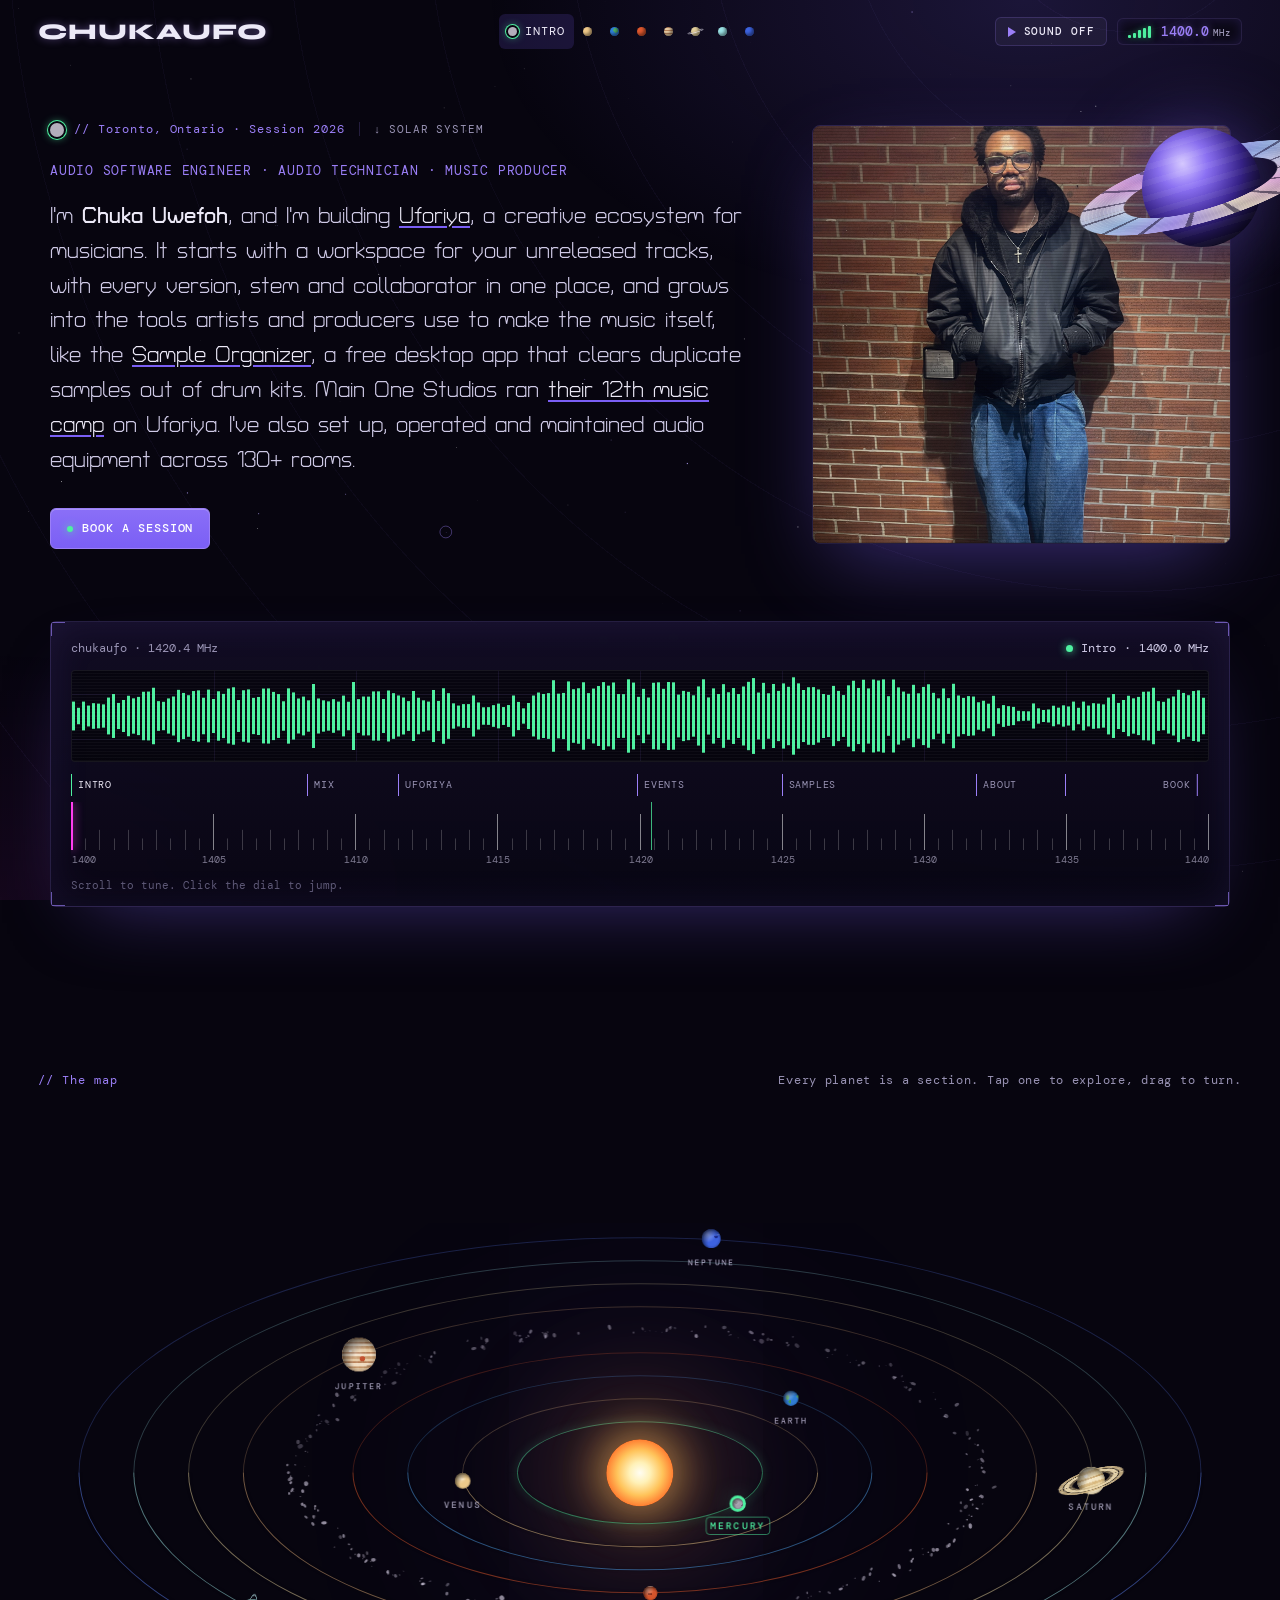
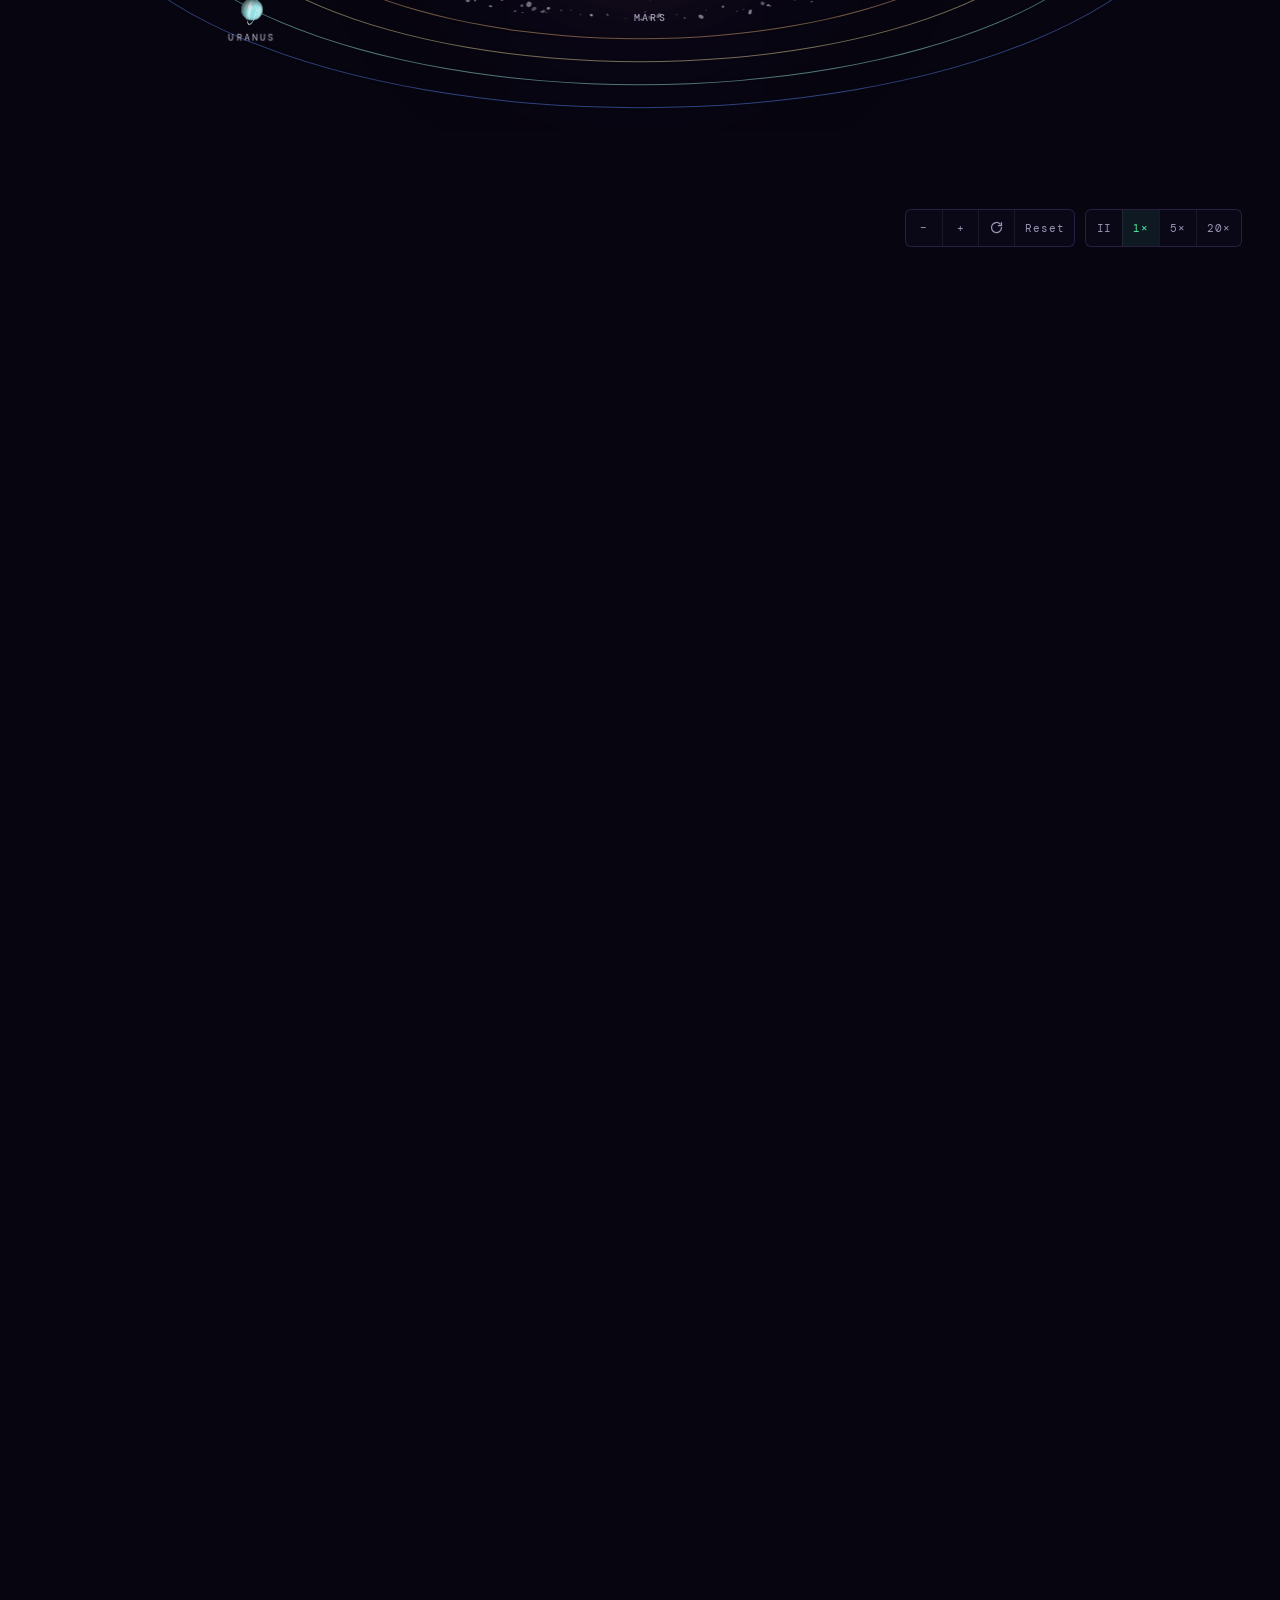
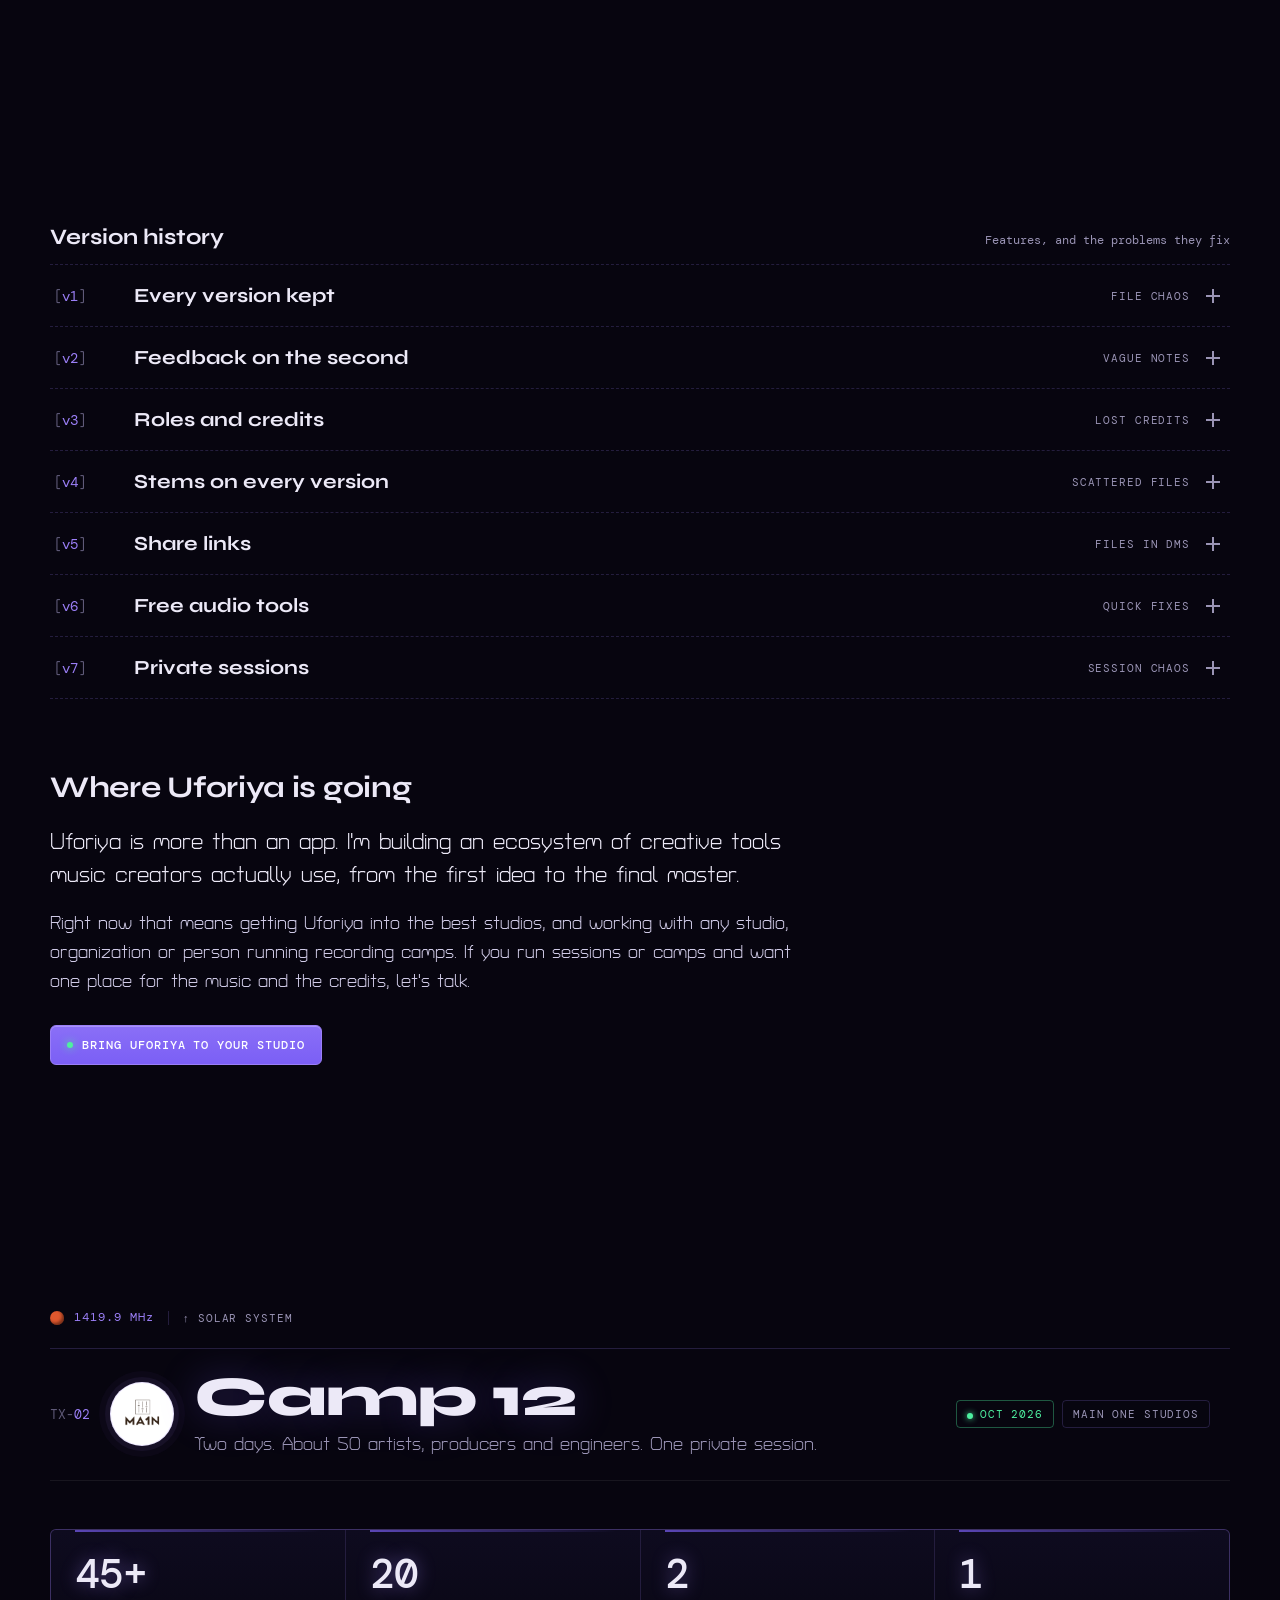
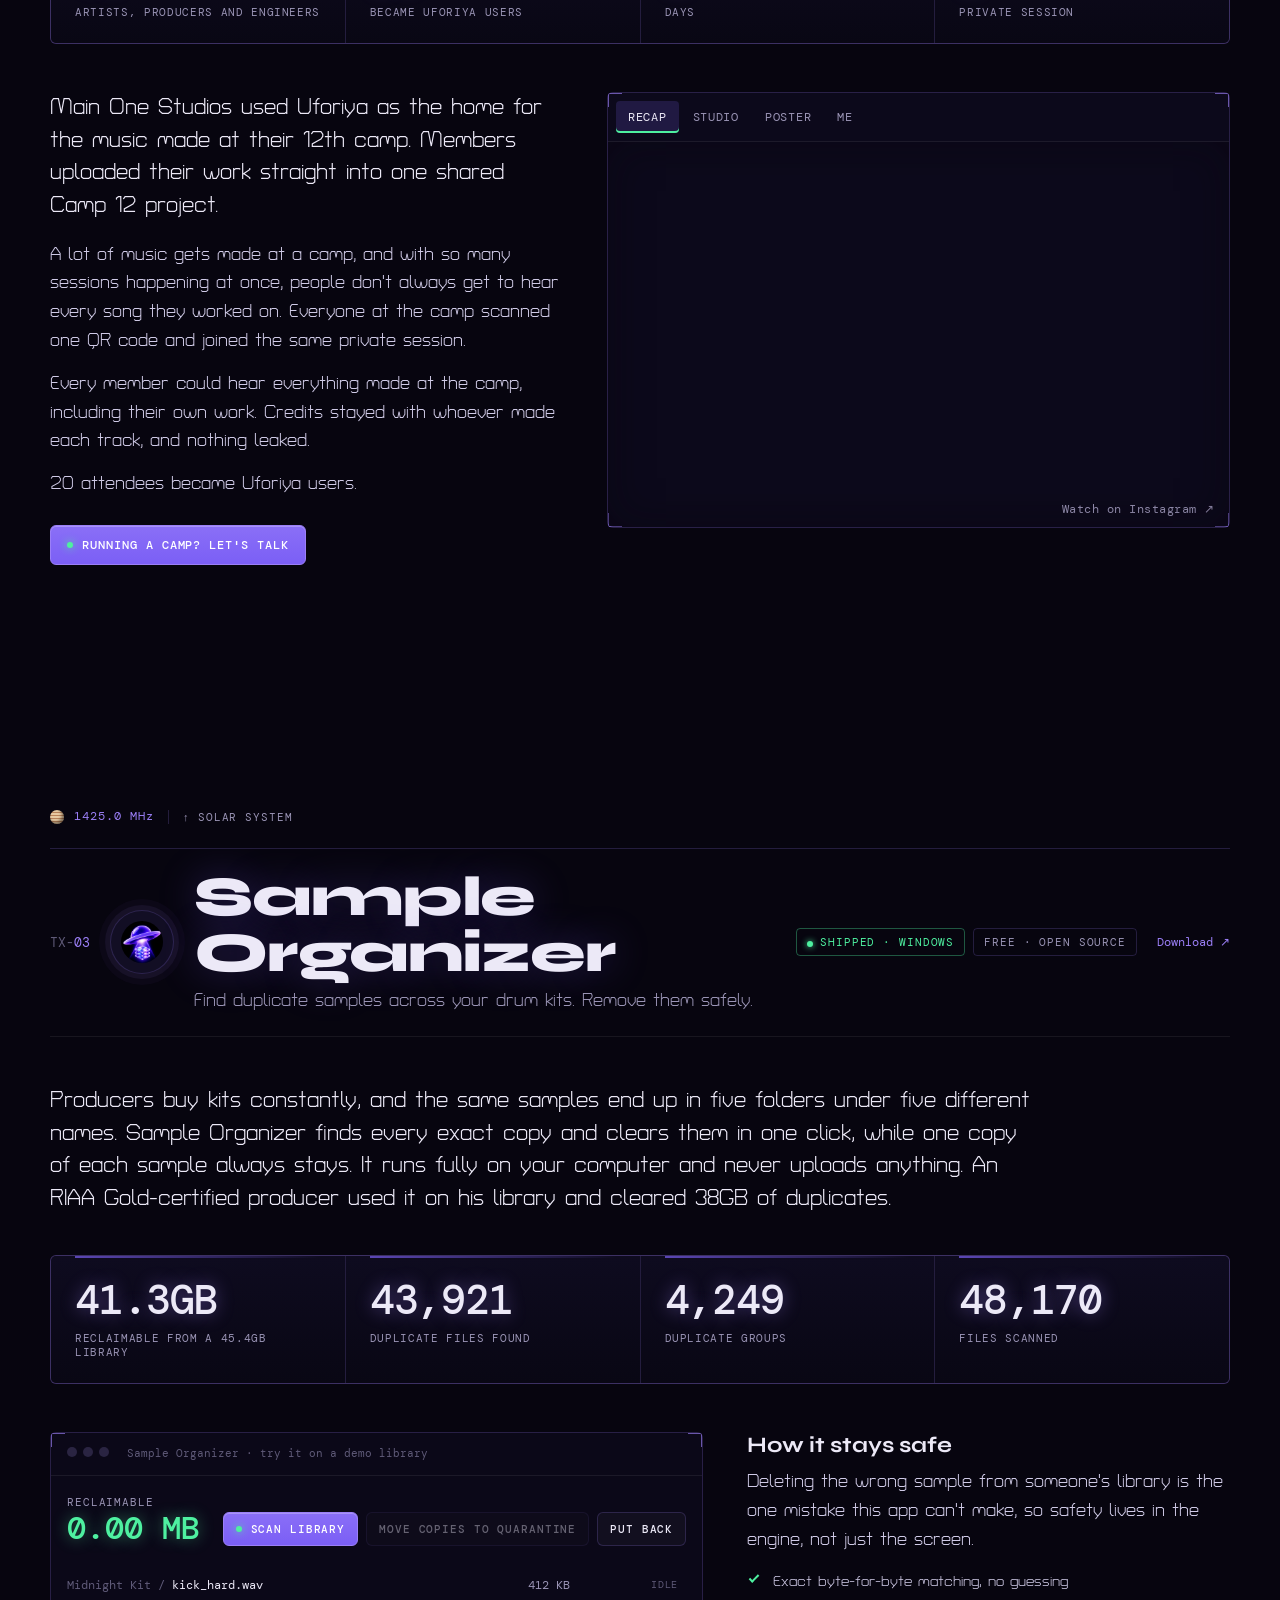
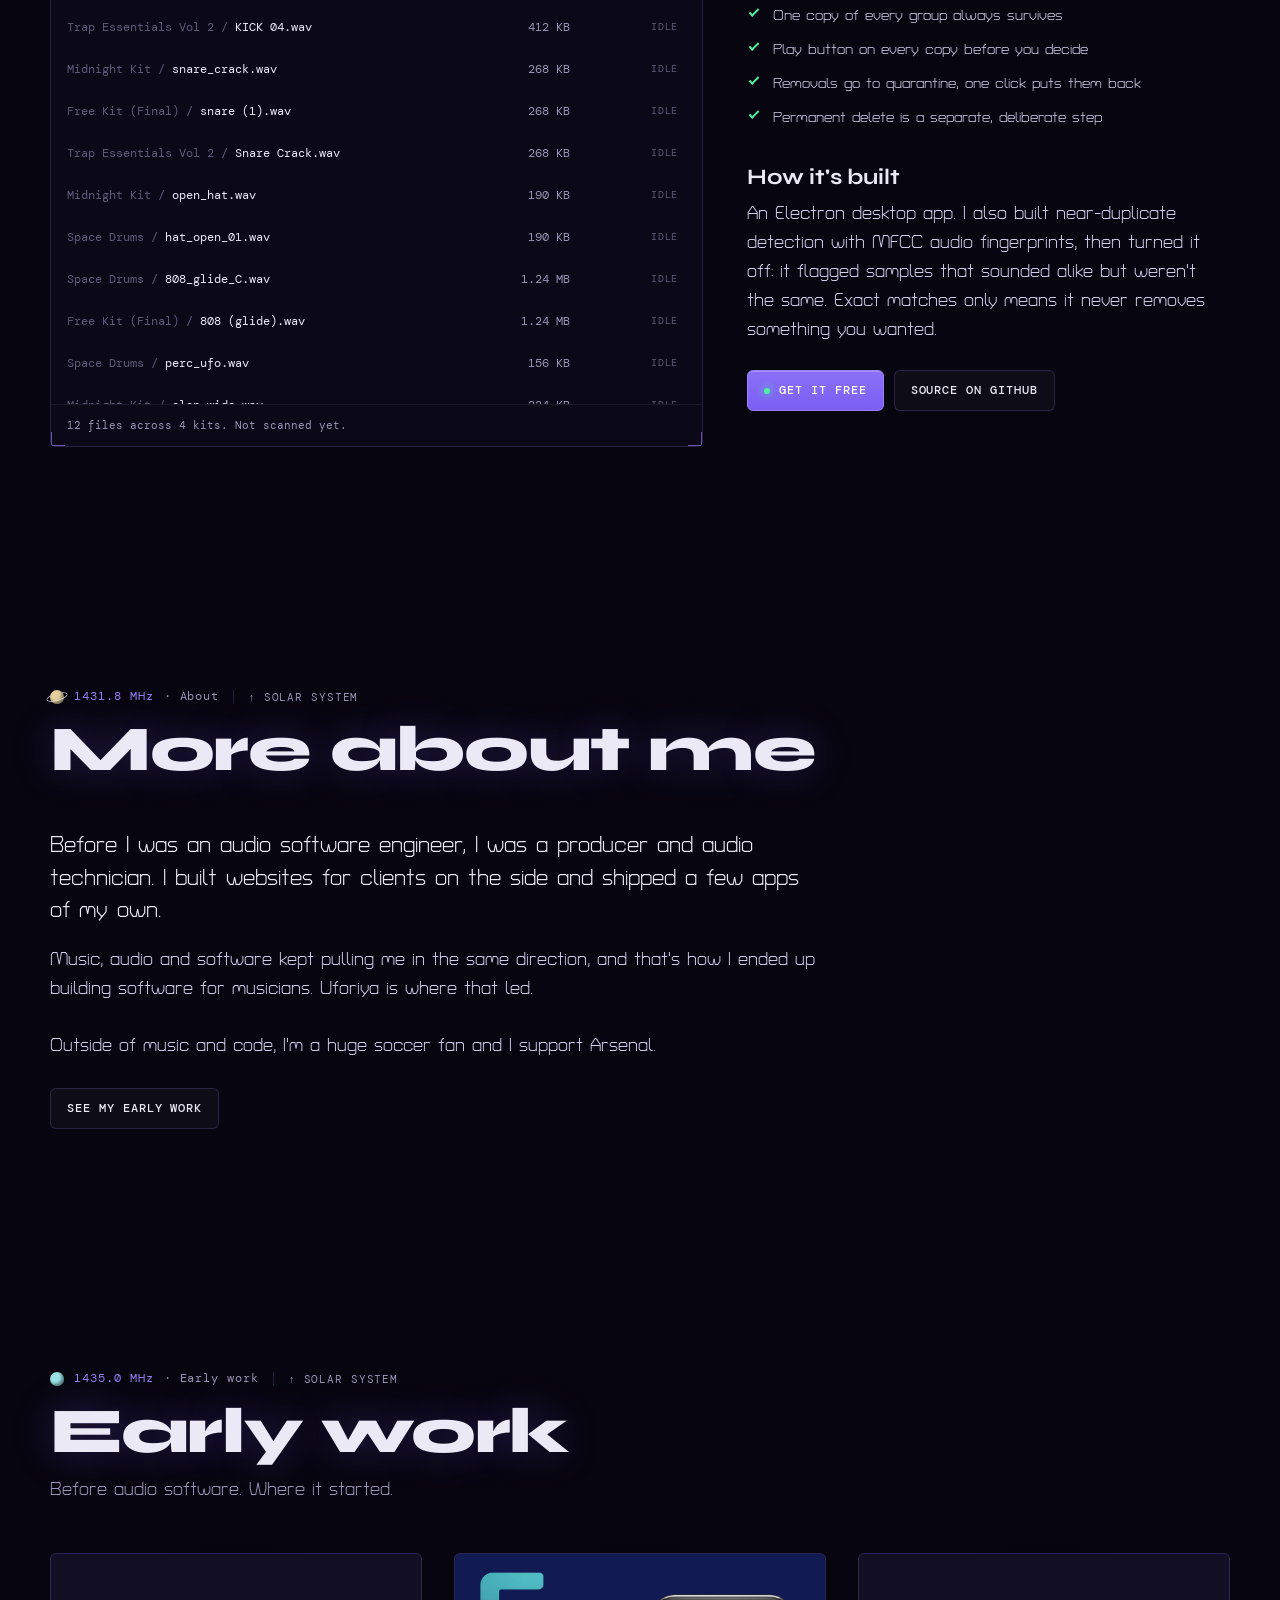
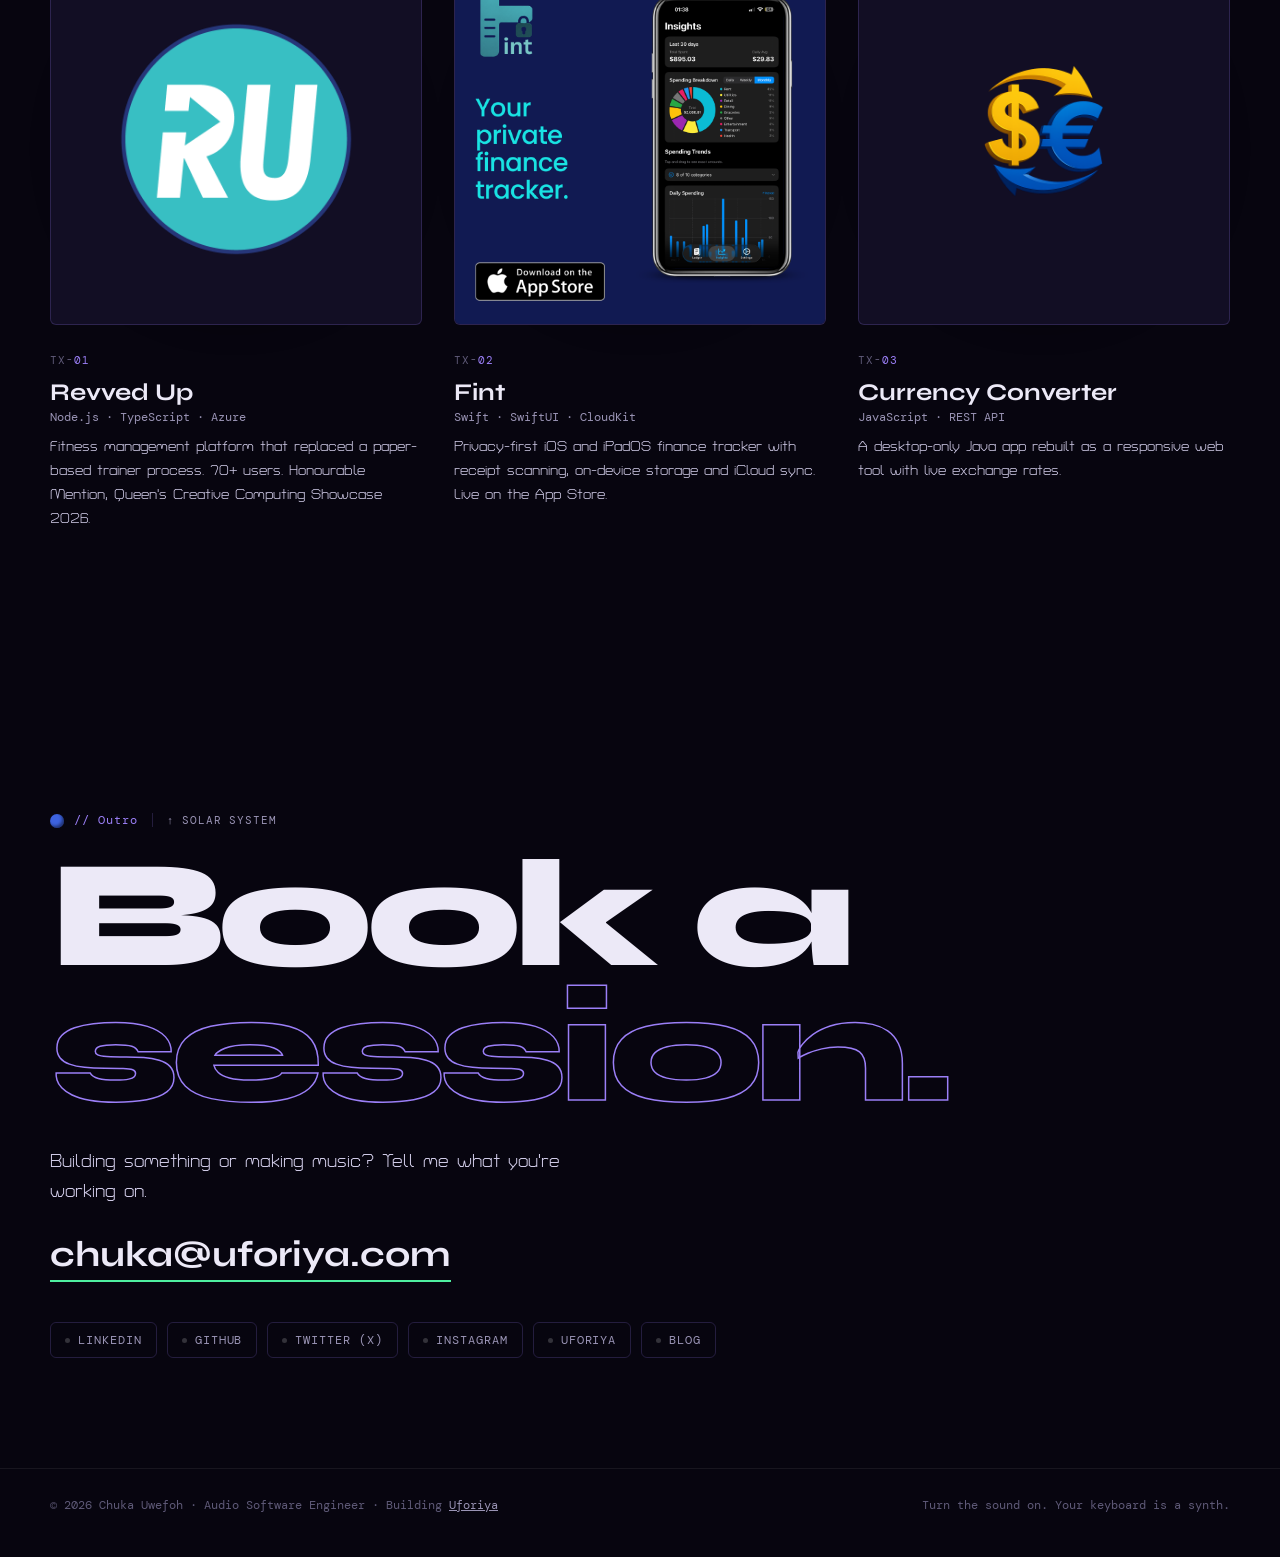
<file: projects/index.html>
<!DOCTYPE html>
<html lang="en">
<head>
  <meta charset="UTF-8" />
  <title>Early work | Chuka Uwefoh</title>
  <meta name="robots" content="noindex" />
  <link rel="canonical" href="https://chukaufo.xyz/#projects" />
  <meta http-equiv="refresh" content="0; url=../#projects" />
  <script>location.replace('../#projects');</script>
</head>
<body>
  <p>Early work moved to <a href="../#projects">chukaufo.xyz/#projects</a>.</p>
</body>
</html>
</file>
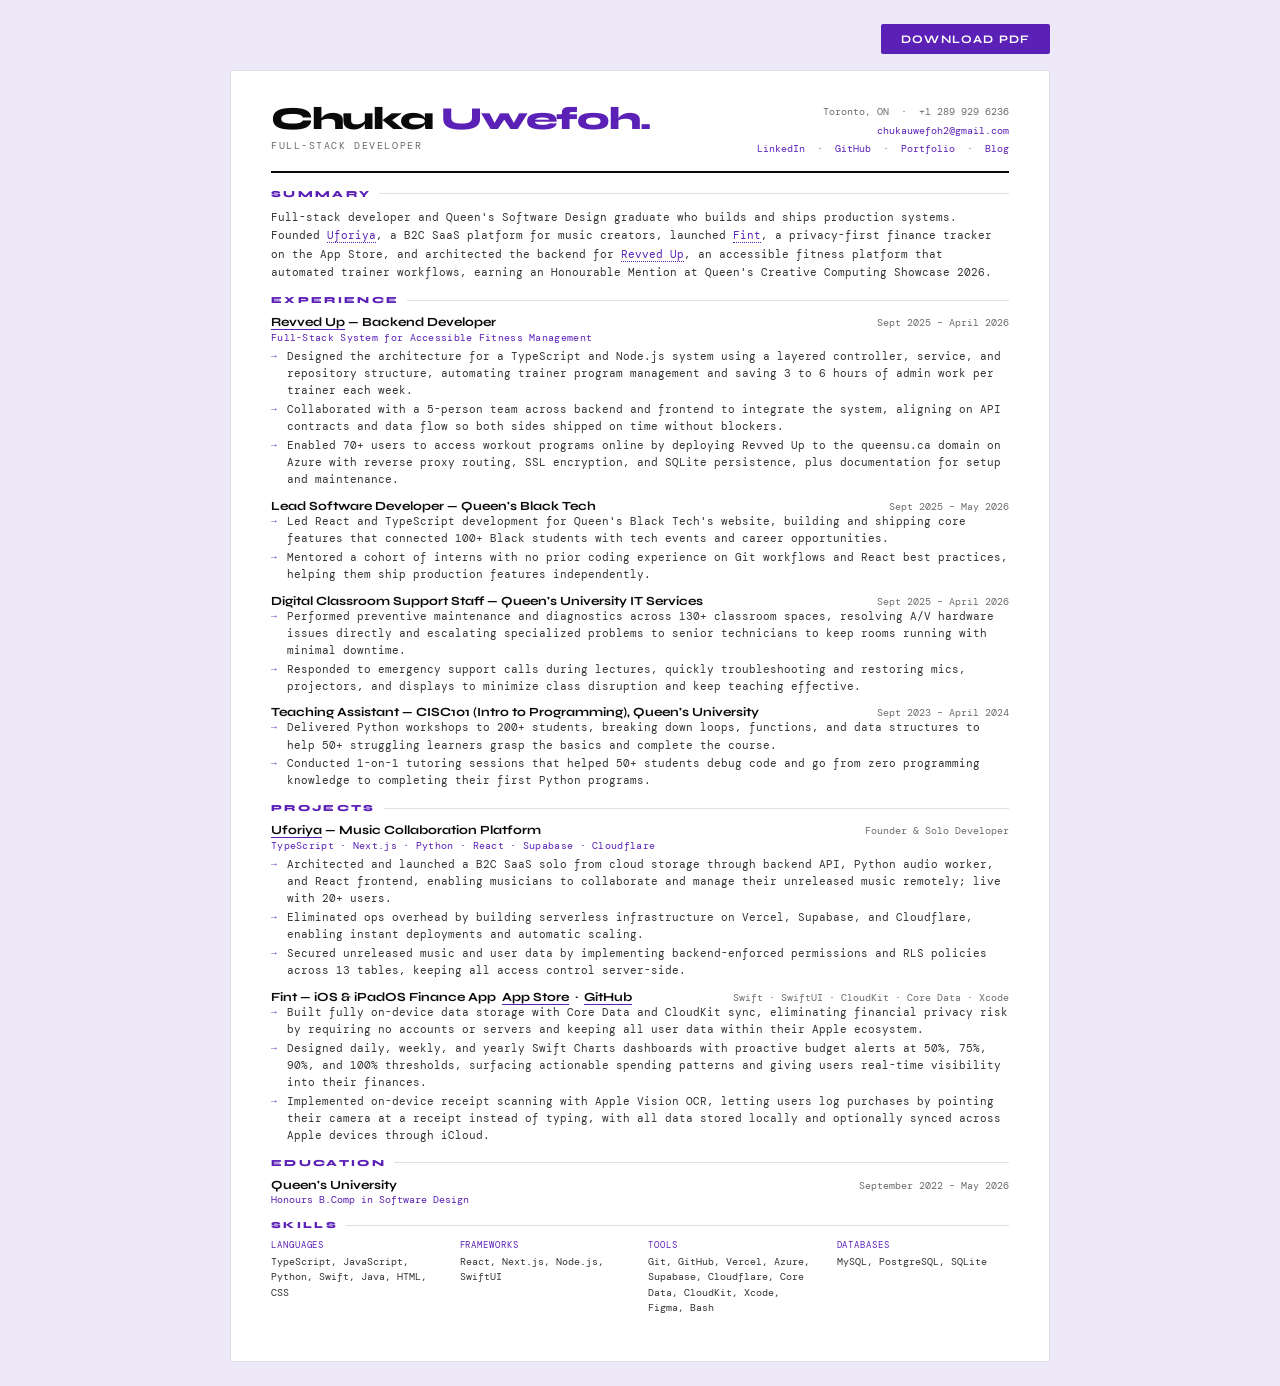
<file: resume/index.html>
<!DOCTYPE html>
<html lang="en">
<head>
<meta charset="UTF-8" />
<meta name="viewport" content="width=device-width, initial-scale=1.0" />
<title>Chuka Uwefoh | Resume</title>
<link href="https://fonts.googleapis.com/css2?family=Syne:wght@400;700;800&family=DM+Mono:wght@400;500&display=swap" rel="stylesheet" />
<style>
  *, *::before, *::after { margin: 0; padding: 0; box-sizing: border-box; }
  :root { --accent: #5b21b6; --muted: #6b6b6b; --border: #e0e0e0; }
  body { background: #ede9f8; font-family: 'DM Mono', monospace; color: #0a0a0a; display: flex; flex-direction: column; align-items: center; padding: 1.5rem; min-height: 100vh; }
  .actions { width: 100%; max-width: 820px; display: flex; gap: 0.6rem; justify-content: flex-end; margin-bottom: 1rem; }
  .btn { font-family: 'Syne', sans-serif; font-size: 0.72rem; font-weight: 700; letter-spacing: 0.1em; text-transform: uppercase; padding: 0.5rem 1.25rem; border-radius: 2px; cursor: pointer; border: none; transition: all 0.2s; text-decoration: none; display: inline-block; }
  .btn-download { background: var(--accent); color: #fff; }
  .btn-download:hover { background: #4c1d95; }
  .resume { width: 820px; background: #fff; padding: 2rem 2.5rem; border: 1px solid var(--border); }
  .header { display: flex; justify-content: space-between; align-items: flex-start; padding-bottom: 0.75rem; border-bottom: 2px solid #0a0a0a; margin-bottom: 0.9rem; }
  .header h1 { font-family: 'Syne', sans-serif; font-size: 2rem; font-weight: 800; letter-spacing: -0.04em; line-height: 1; }
  .header h1 span { color: var(--accent); }
  .header-title { font-size: 0.65rem; color: var(--muted); letter-spacing: 0.15em; text-transform: uppercase; margin-top: 0.25rem; }
  .header-contact { text-align: right; font-size: 0.65rem; color: var(--muted); line-height: 1.8; }
  .header-contact a { color: var(--accent); text-decoration: none; }
  .section { margin-bottom: 0.8rem; }
  .section-title { font-family: 'Syne', sans-serif; font-size: 0.58rem; font-weight: 800; letter-spacing: 0.25em; text-transform: uppercase; color: var(--accent); display: flex; align-items: center; gap: 0.5rem; margin-bottom: 0.5rem; }
  .section-title::after { content: ''; flex: 1; height: 1px; background: var(--border); }
  .summary { font-size: 0.7rem; line-height: 1.65; color: #333; }
  .summary a { color: var(--accent); text-decoration: none; border-bottom: 1px dotted var(--accent); }
  .entry { margin-bottom: 0.6rem; }
  .entry-header { display: flex; justify-content: space-between; align-items: baseline; gap: 0.5rem; }
  .entry-title { font-family: 'Syne', sans-serif; font-size: 0.78rem; font-weight: 700; }
  .entry-title a { color: inherit; text-decoration: none; border-bottom: 1px solid var(--accent); }
  .entry-date { font-size: 0.62rem; color: var(--muted); white-space: nowrap; flex-shrink: 0; }
  .entry-sub { font-size: 0.62rem; color: var(--accent); margin: 0.1rem 0 0.25rem; letter-spacing: 0.03em; }
  .entry-sub a { color: var(--accent); text-decoration: none; border-bottom: 1px dotted var(--accent); }
  .entry ul { padding-left: 0; list-style: none; }
  .entry ul li { font-size: 0.67rem; line-height: 1.6; color: #333; padding-left: 1rem; position: relative; margin-bottom: 0.1rem; }
  .entry ul li::before { content: '→'; position: absolute; left: 0; color: var(--accent); font-size: 0.6rem; }
  .entry ul li a { color: var(--accent); text-decoration: none; border-bottom: 1px dotted var(--accent); }
  .skills-row { display: grid; grid-template-columns: repeat(4, 1fr); gap: 0.5rem 1rem; }
  .skill-label { font-size: 0.58rem; color: var(--accent); text-transform: uppercase; letter-spacing: 0.1em; margin-bottom: 0.15rem; }
  .skill-value { font-size: 0.65rem; color: #333; line-height: 1.5; }
  .edu-row { display: flex; justify-content: space-between; align-items: baseline; }
  .edu-name { font-family: 'Syne', sans-serif; font-size: 0.78rem; font-weight: 700; }
  .edu-date { font-size: 0.62rem; color: var(--muted); }
  .edu-deg { font-size: 0.65rem; color: var(--accent); margin-top: 0.1rem; }
  @media print { body { background: white; padding: 0; } .actions { display: none; } .resume { border: none; width: 100%; } }
 @media (max-width: 860px) {
  body { padding: 0.75rem; }
  .resume { width: 100%; padding: 1.25rem; }
  .header { flex-direction: column; gap: 0.75rem; }
  .header-contact { text-align: left; }
  .actions { max-width: 100%; }
  .entry-header { flex-direction: column; gap: 0.1rem; }
  .entry-date { white-space: normal; }
  .skills-row { grid-template-columns: 1fr 1fr; }
  .edu-row { flex-direction: column; gap: 0.1rem; }
}
</style>
</head>
<body>

<div class="actions">
  <a class="btn btn-download" href="files/Chuka_Uwefoh_Resume.pdf" download>Download PDF</a>
</div>

<div class="resume">

  <div class="header">
    <div>
      <h1>Chuka <span>Uwefoh.</span></h1>
      <div class="header-title">Full-Stack Developer</div>
    </div>
    <div class="header-contact">
      Toronto, ON &nbsp;·&nbsp; +1 289 929 6236<br>
      <a href="mailto:chukauwefoh2@gmail.com">chukauwefoh2@gmail.com</a><br>
      <a href="https://linkedin.com/in/chuka-uwefoh-6183b3277" target="_blank">LinkedIn</a> &nbsp;·&nbsp;
      <a href="https://github.com/chukaufo" target="_blank">GitHub</a> &nbsp;·&nbsp;
      <a href="https://chukaufo.github.io/Portfolio" target="_blank">Portfolio</a> &nbsp;·&nbsp;
      <a href="https://blog.chukaufo.xyz" target="_blank">Blog</a>
    </div>
  </div>

  <div class="section">
    <div class="section-title">Summary</div>
    <p class="summary">Full-stack developer and Queen's Software Design graduate who builds and ships production systems. Founded <a href="https://uforiya.space" target="_blank">Uforiya</a>, a B2C SaaS platform for music creators, launched <a href="https://apps.apple.com/us/app/fint/id6775697441" target="_blank">Fint</a>, a privacy-first finance tracker on the App Store, and architected the backend for <a href="https://revved-up.skhs.queensu.ca/" target="_blank">Revved Up</a>, an accessible fitness platform that automated trainer workflows, earning an Honourable Mention at Queen's Creative Computing Showcase 2026.</p>
  </div>

  <div class="section">
    <div class="section-title">Experience</div>

    <div class="entry">
      <div class="entry-header">
        <div class="entry-title"><a href="https://revved-up.skhs.queensu.ca/" target="_blank">Revved Up</a> — Backend Developer</div>
        <div class="entry-date">Sept 2025 – April 2026</div>
      </div>
      <div class="entry-sub">Full-Stack System for Accessible Fitness Management</div>
      <ul>
        <li>Designed the architecture for a TypeScript and Node.js system using a layered controller, service, and repository structure, automating trainer program management and saving 3 to 6 hours of admin work per trainer each week.</li>
        <li>Collaborated with a 5-person team across backend and frontend to integrate the system, aligning on API contracts and data flow so both sides shipped on time without blockers.</li>
        <li>Enabled 70+ users to access workout programs online by deploying Revved Up to the queensu.ca domain on Azure with reverse proxy routing, SSL encryption, and SQLite persistence, plus documentation for setup and maintenance.</li>
      </ul>
    </div>

    <div class="entry">
      <div class="entry-header">
        <div class="entry-title">Lead Software Developer — Queen's Black Tech</div>
        <div class="entry-date">Sept 2025 – May 2026</div>
      </div>
      <ul>
        <li>Led React and TypeScript development for Queen's Black Tech's website, building and shipping core features that connected 100+ Black students with tech events and career opportunities.</li>
        <li>Mentored a cohort of interns with no prior coding experience on Git workflows and React best practices, helping them ship production features independently.</li>
      </ul>
    </div>

    <div class="entry">
      <div class="entry-header">
        <div class="entry-title">Digital Classroom Support Staff — Queen's University IT Services</div>
        <div class="entry-date">Sept 2025 – April 2026</div>
      </div>
      <ul>
        <li>Performed preventive maintenance and diagnostics across 130+ classroom spaces, resolving A/V hardware issues directly and escalating specialized problems to senior technicians to keep rooms running with minimal downtime.</li>
        <li>Responded to emergency support calls during lectures, quickly troubleshooting and restoring mics, projectors, and displays to minimize class disruption and keep teaching effective.</li>
      </ul>
    </div>

    <div class="entry">
      <div class="entry-header">
        <div class="entry-title">Teaching Assistant — CISC101 (Intro to Programming), Queen's University</div>
        <div class="entry-date">Sept 2023 – April 2024</div>
      </div>
      <ul>
        <li>Delivered Python workshops to 200+ students, breaking down loops, functions, and data structures to help 50+ struggling learners grasp the basics and complete the course.</li>
        <li>Conducted 1-on-1 tutoring sessions that helped 50+ students debug code and go from zero programming knowledge to completing their first Python programs.</li>
      </ul>
    </div>
  </div>

  <div class="section">
    <div class="section-title">Projects</div>

    <div class="entry">
      <div class="entry-header">
        <div class="entry-title"><a href="https://uforiya.space" target="_blank">Uforiya</a> — Music Collaboration Platform</div>
        <div class="entry-date">Founder & Solo Developer</div>
      </div>
      <div class="entry-sub">TypeScript · Next.js · Python · React · Supabase · Cloudflare</div>
      <ul>
        <li>Architected and launched a B2C SaaS solo from cloud storage through backend API, Python audio worker, and React frontend, enabling musicians to collaborate and manage their unreleased music remotely; live with 20+ users.</li>
        <li>Eliminated ops overhead by building serverless infrastructure on Vercel, Supabase, and Cloudflare, enabling instant deployments and automatic scaling.</li>
        <li>Secured unreleased music and user data by implementing backend-enforced permissions and RLS policies across 13 tables, keeping all access control server-side.</li>
      </ul>
    </div>

    <div class="entry">
      <div class="entry-header">
        <div class="entry-title">Fint — iOS & iPadOS Finance App &nbsp;<a href="https://apps.apple.com/us/app/fint/id6775697441" target="_blank">App Store</a> &nbsp;·&nbsp; <a href="https://github.com/chukaufo/Fint" target="_blank">GitHub</a></div>
        <div class="entry-date">Swift · SwiftUI · CloudKit · Core Data · Xcode</div>
      </div>
      <ul>
        <li>Built fully on-device data storage with Core Data and CloudKit sync, eliminating financial privacy risk by requiring no accounts or servers and keeping all user data within their Apple ecosystem.</li>
        <li>Designed daily, weekly, and yearly Swift Charts dashboards with proactive budget alerts at 50%, 75%, 90%, and 100% thresholds, surfacing actionable spending patterns and giving users real-time visibility into their finances.</li>
        <li>Implemented on-device receipt scanning with Apple Vision OCR, letting users log purchases by pointing their camera at a receipt instead of typing, with all data stored locally and optionally synced across Apple devices through iCloud.</li>
      </ul>
    </div>
  </div>

  <div class="section">
    <div class="section-title">Education</div>
    <div class="edu-row">
      <div class="edu-name">Queen's University</div>
      <div class="edu-date">September 2022 – May 2026</div>
    </div>
    <div class="edu-deg">Honours B.Comp in Software Design</div>
  </div>

  <div class="section">
    <div class="section-title">Skills</div>
    <div class="skills-row">
      <div><div class="skill-label">Languages</div><div class="skill-value">TypeScript, JavaScript, Python, Swift, Java, HTML, CSS</div></div>
      <div><div class="skill-label">Frameworks</div><div class="skill-value">React, Next.js, Node.js, SwiftUI</div></div>
      <div><div class="skill-label">Tools</div><div class="skill-value">Git, GitHub, Vercel, Azure, Supabase, Cloudflare, Core Data, CloudKit, Xcode, Figma, Bash</div></div>
      <div><div class="skill-label">Databases</div><div class="skill-value">MySQL, PostgreSQL, SQLite</div></div>
    </div>
  </div>

</div>
</body>
</html>
</file>
<file: css/glitch.css>
/* CHUKAUFO glitch wordmark, carried over unchanged from the old style.css */
.glitch-logo {
  margin: 0;
  font-family: 'Syne', sans-serif;
  font-weight: 800;
  font-size: 1.4rem;
  letter-spacing: 0.04em;
  color: var(--text);
  position: relative;
  display: inline-block;
  cursor: none;
  text-shadow: 0 0 8px rgba(176, 143, 255, 0.4);
}

.glitch-logo::before,
.glitch-logo::after {
  content: attr(data-text);
  position: absolute;
  left: 0;
  top: 0;
  width: 100%;
  height: 100%;
  background: var(--bg);
  opacity: 0;
}

.glitch-logo::before { color: var(--accent-bright); }
.glitch-logo::after { color: #ff3df0; }

.nav-logo:not(:hover) .glitch-logo::before { animation: glitchA 1.4s infinite steps(1,end); }
.nav-logo:not(:hover) .glitch-logo::after { animation: glitchB 1.7s infinite steps(1,end); }

.nav-logo:hover .glitch-logo::before { animation: glitchA 140ms infinite steps(1,end); }
.nav-logo:hover .glitch-logo::after { animation: glitchB 160ms infinite steps(1,end); }

.nav-logo:hover .glitch-logo {
  text-shadow: 0 0 10px rgba(176,143,255,0.8), 0 0 24px rgba(255,61,240,0.5);
}

@keyframes glitchA {
  0% { opacity:0; transform:translate(0,0); clip-path: inset(0 0 95% 0); }
  8% { opacity:0.85; transform:translate(-2px,-1px); clip-path: inset(10% 0 75% 0); }
  16% { opacity:0; }
  40% { opacity:0.7; transform:translate(2px,1px); clip-path: inset(55% 0 20% 0); }
  48% { opacity:0; }
  70% { opacity:0.6; transform:translate(-2px,0); clip-path: inset(30% 0 50% 0); }
  78% { opacity:0; }
  100% { opacity:0; }
}

@keyframes glitchB {
  0% { opacity:0; transform:translate(0,0); clip-path: inset(80% 0 0 0); }
  10% { opacity:0; }
  25% { opacity:0.8; transform:translate(2px,1px); clip-path: inset(5% 0 70% 0); }
  33% { opacity:0; }
  60% { opacity:0.7; transform:translate(-2px,-1px); clip-path: inset(60% 0 10% 0); }
  68% { opacity:0; }
  100% { opacity:0; }
}
</file>
<file: style.css>
/* chukaufo.xyz · receiver (1400 to 1440 MHz) */
@property --sheen { syntax: '<angle>'; inherits: false; initial-value: 0deg; }

:root {
  --bg: #07050f;
  --bg-2: #0c0919;
  --panel: rgba(16, 12, 32, 0.72);
  --line: rgba(155, 127, 247, 0.2);
  --line-2: rgba(255, 255, 255, 0.07);
  --text: #ece9f7;
  --soft: #cfcae6;
  --muted: #9a94b5;
  --dim: #5f5a78;
  --accent: #7b5ff5;
  --accent-bright: #9b7ff7;
  --pink: #ff3df0;
  --green: #4ef0a0;
  --amber: #ffb84e;
  --glow: 0 0 24px rgba(123, 95, 245, 0.35);
  --font-head: 'Syne', sans-serif;
  --font-body: 'Turret Road', sans-serif;
  --font-mono: 'DM Mono', monospace;
  --nav-h: 64px;
  --strip: 120px;
  --r: 6px;
}

*, *::before, *::after { box-sizing: border-box; }
html {
  scroll-behavior: smooth; scroll-padding-top: calc(var(--nav-h) + 44px);
  -webkit-text-size-adjust: 100%; overflow-x: clip;
}
body {
  margin: 0; background: var(--bg); color: var(--text);
  font-family: var(--font-body); font-size: 18px; line-height: 1.6;
  -webkit-font-smoothing: antialiased; overflow-x: hidden;
}
/* deep space: two glows and faint signal rings from the top right */
body::before {
  content: ''; position: fixed; inset: 0; z-index: 0; pointer-events: none;
  background:
    radial-gradient(60% 50% at 80% 0%, rgba(123, 95, 245, 0.18), transparent 70%),
    radial-gradient(50% 40% at 0% 100%, rgba(255, 61, 240, 0.06), transparent 70%),
    repeating-radial-gradient(circle at 88% -12%, transparent 0 139px, rgba(155, 127, 247, 0.045) 139px 140px);
}
#stars { position: fixed; inset: 0; z-index: 0; pointer-events: none; }
main, footer { position: relative; z-index: 1; }
img { max-width: 100%; display: block; }
a { color: inherit; }
h2, h3 { margin: 0; }
::selection { background: var(--accent); color: #fff; }
:focus-visible { outline: 2px solid var(--accent-bright); outline-offset: 3px; border-radius: 4px; }
.skip { position: absolute; left: -999px; top: 0; }
.skip:focus { left: 16px; top: 16px; z-index: 100; background: var(--accent); color: #fff; padding: 8px 12px; border-radius: var(--r); }

.wrap { width: min(1180px, calc(100% - 40px)); margin-inline: auto; }
.eyebrow, .sh-meta { font-family: var(--font-mono); font-size: 12px; letter-spacing: 0.08em; color: var(--accent-bright); margin: 0; }
.sh-meta { display: inline-flex; align-items: center; gap: 10px; color: var(--muted); }
.sh-meta::before {
  content: ''; flex: none; width: 6px; height: 6px; border-radius: 50%;
  background: var(--amber); box-shadow: 0 0 6px rgba(255, 184, 78, 0.6); transition: background 0.3s, box-shadow 0.3s;
}
.locked .sh-meta::before { background: var(--green); box-shadow: 0 0 8px var(--green); }
.sh-meta [data-time] { color: var(--accent-bright); }

/* reveal: each block tunes in from static */
.js .reveal { opacity: 0; }
.js .reveal.in { animation: tuneIn 0.7s cubic-bezier(0.2, 0.7, 0.2, 1) both; }

/* instrument panels: corner brackets over each panel's own background */
.deck, .shots, .solo-panel, .so-demo {
  --bk: rgba(155, 127, 247, 0.65);
  background:
    linear-gradient(var(--bk), var(--bk)) left top / 14px 1px no-repeat,
    linear-gradient(var(--bk), var(--bk)) left top / 1px 14px no-repeat,
    linear-gradient(var(--bk), var(--bk)) right top / 14px 1px no-repeat,
    linear-gradient(var(--bk), var(--bk)) right top / 1px 14px no-repeat,
    linear-gradient(var(--bk), var(--bk)) left bottom / 14px 1px no-repeat,
    linear-gradient(var(--bk), var(--bk)) left bottom / 1px 14px no-repeat,
    linear-gradient(var(--bk), var(--bk)) right bottom / 14px 1px no-repeat,
    linear-gradient(var(--bk), var(--bk)) right bottom / 1px 14px no-repeat,
    var(--panel-bg, var(--panel));
}

/* buttons */
.btn {
  display: inline-flex; align-items: center; gap: 9px; padding: 12px 16px; border-radius: var(--r);
  border: 1px solid var(--line); background: rgba(255, 255, 255, 0.03); color: var(--text);
  font: 500 12px/1.2 var(--font-mono); letter-spacing: 0.08em; text-transform: uppercase;
  text-decoration: none; cursor: pointer; transition: transform 0.2s, background 0.2s, border-color 0.2s, box-shadow 0.2s;
}
.btn:hover { border-color: var(--accent-bright); transform: translateY(-1px); box-shadow: var(--glow); }
.btn-primary { background: linear-gradient(180deg, #8a6ff7, var(--accent)); border-color: var(--accent-bright); color: #fff; box-shadow: inset 0 1px 0 rgba(255, 255, 255, 0.25); }
.btn-primary::before { content: ''; flex: none; width: 6px; height: 6px; border-radius: 50%; background: var(--green); box-shadow: 0 0 8px var(--green); }
.btn-primary:hover { background: var(--accent-bright); }
.btn:disabled { opacity: 0.4; cursor: not-allowed; transform: none; box-shadow: none; }

/* nav */
:root { --edge: clamp(20px, 3vw, 64px); }

#nav {
  position: fixed; top: 0; left: 0; right: 0; z-index: 50; height: var(--nav-h);
  display: flex; align-items: center; justify-content: space-between; gap: 24px;
  padding: 0 var(--edge);
  border-bottom: 1px solid transparent; transition: background 0.3s, border-color 0.3s;
}
#nav.scrolled { background: rgba(7, 5, 15, 0.78); backdrop-filter: blur(14px); -webkit-backdrop-filter: blur(14px); border-color: var(--line-2); }
.nav-logo { cursor: pointer; }
.nav-logo .glitch-logo { margin: 0; }
.nav-links { display: flex; gap: 2px; }
.nav-links a {
  display: inline-flex; align-items: center; gap: 7px;
  font-family: var(--font-mono); font-size: 12px; letter-spacing: 0.08em; text-transform: uppercase;
  text-decoration: none; color: var(--muted); padding: 8px 12px; border-radius: var(--r); transition: color 0.2s, background 0.2s;
}
.nav-links a::before { content: ''; width: 5px; height: 5px; border-radius: 50%; background: rgba(255, 255, 255, 0.14); transition: background 0.25s, box-shadow 0.25s; }
.nav-links a:hover { color: var(--text); }
.nav-links a:hover::before { background: var(--accent-bright); }
.nav-links a.active { color: var(--text); background: rgba(123, 95, 245, 0.16); }
.nav-links a.active::before { background: var(--green); box-shadow: 0 0 8px var(--green); }
.transport { display: flex; align-items: center; gap: 10px; }
.t-btn {
  display: inline-flex; align-items: center; gap: 8px; cursor: pointer;
  background: rgba(255, 255, 255, 0.04); border: 1px solid var(--line); color: var(--text);
  font: 500 11px/1 var(--font-mono); letter-spacing: 0.08em; text-transform: uppercase;
  padding: 8px 12px; border-radius: var(--r);
}
.t-btn:hover { border-color: var(--accent-bright); }
.t-icon { width: 0; height: 0; border-left: 8px solid var(--accent-bright); border-top: 5px solid transparent; border-bottom: 5px solid transparent; }
.sound-on .t-icon { width: 9px; height: 10px; border: 0; border-left: 3px solid var(--green); border-right: 3px solid var(--green); }

/* frequency readout + signal meter */
.readout {
  display: inline-flex; align-items: center; gap: 10px; padding: 6px 10px; border-radius: var(--r);
  background: rgba(0, 0, 0, 0.45); border: 1px solid var(--line); box-shadow: inset 0 0 12px rgba(123, 95, 245, 0.18);
  font: 500 13px/1 var(--font-mono); font-variant-numeric: tabular-nums; color: var(--accent-bright);
}
.freq { min-width: 6ch; text-align: right; white-space: nowrap; text-shadow: 0 0 8px rgba(155, 127, 247, 0.6); }
.freq small { font-size: 9px; letter-spacing: 0.08em; color: var(--muted); margin-left: 4px; text-shadow: none; }
.sig { display: inline-flex; align-items: flex-end; gap: 2px; height: 12px; }
.sig i { width: 3px; border-radius: 1px; background: rgba(255, 255, 255, 0.12); transition: background 0.25s, box-shadow 0.25s; }
.sig i:nth-child(1) { height: 20%; } .sig i:nth-child(2) { height: 40%; } .sig i:nth-child(3) { height: 60%; }
.sig i:nth-child(4) { height: 80%; } .sig i:nth-child(5) { height: 100%; }
.sig[data-lvl="1"] i:nth-child(-n+1), .sig[data-lvl="2"] i:nth-child(-n+2), .sig[data-lvl="3"] i:nth-child(-n+3) { background: var(--accent-bright); }
.sig[data-lvl="4"] i:nth-child(-n+4), .sig[data-lvl="5"] i { background: var(--green); box-shadow: 0 0 6px rgba(78, 240, 160, 0.55); }

/* tuning strip under the nav (also the station list on phones) */
.mini-deck {
  position: fixed; top: var(--nav-h); left: 0; right: 0; z-index: 49; height: 28px;
  display: flex; align-items: center; gap: 14px;
  padding: 0 var(--edge);
  background: rgba(7, 5, 15, 0.78); backdrop-filter: blur(14px); -webkit-backdrop-filter: blur(14px);
  border-bottom: 1px solid var(--line-2);
  transform: translateY(-100%); opacity: 0; pointer-events: none; visibility: hidden;
  transition: transform 0.3s, opacity 0.3s, visibility 0s linear 0.3s;
}
.mini-deck.show { transform: none; opacity: 1; pointer-events: auto; visibility: visible; transition: transform 0.3s, opacity 0.3s; }
.mini-label {
  appearance: none; -webkit-appearance: none; background: none; border: 0; padding: 0; cursor: pointer;
  flex: 0 0 auto; min-width: 84px; display: inline-flex; align-items: center; gap: 8px;
  font: 10px var(--font-mono); letter-spacing: 0.08em; text-transform: uppercase; color: var(--accent-bright);
}
.mini-label::after { content: ''; width: 0; height: 0; border-left: 3px solid transparent; border-right: 3px solid transparent; border-top: 4px solid currentColor; transition: transform 0.2s; }
.mini-label[aria-expanded="true"]::after { transform: rotate(180deg); }
.mini-wave-wrap { flex: 1; height: 16px; cursor: pointer; }
#mini-wave { width: 100%; height: 100%; display: block; }
.mini-freq { flex: none; font: 10px var(--font-mono); color: var(--muted); font-variant-numeric: tabular-nums; }
.mini-list {
  position: absolute; top: calc(100% + 6px); left: max(12px, calc((100% - 1180px) / 2)); min-width: 220px;
  display: flex; flex-direction: column; padding: 6px; border-radius: var(--r);
  background: rgba(14, 11, 28, 0.96); border: 1px solid var(--line); box-shadow: 0 24px 60px -20px rgba(0, 0, 0, 0.8);
}
.mini-list[hidden] { display: none; }
.mini-list a {
  display: flex; align-items: center; gap: 10px; padding: 12px; border-radius: 4px; text-decoration: none;
  font: 12px var(--font-mono); letter-spacing: 0.08em; text-transform: uppercase; color: var(--muted);
}
.mini-list a::before { content: ''; width: 5px; height: 5px; border-radius: 50%; background: rgba(255, 255, 255, 0.14); }
.mini-list a:hover { color: var(--text); }
.mini-list a.active { color: var(--text); background: rgba(123, 95, 245, 0.16); }
.mini-list a.active::before { background: var(--green); box-shadow: 0 0 8px var(--green); }
.deck-lamp, .mini-lamp {
  flex: none; width: 7px; height: 7px; border-radius: 50%; background: var(--amber);
  box-shadow: 0 0 6px rgba(255, 184, 78, 0.6); transition: background 0.3s, box-shadow 0.3s;
}
.deck-lamp.on, .mini-deck.locked .mini-lamp { background: var(--green); box-shadow: 0 0 8px var(--green); }

/* sections */
.section { position: relative; z-index: 1; padding: 120px 0; transition: opacity 0.5s, filter 0.5s; }
.section[id] { scroll-margin-top: -112px; } /* anchors land right under the tuning strip */
.section-head { display: flex; flex-direction: column; align-items: flex-start; gap: 12px; margin-bottom: 48px; }
.section h2 { font-family: var(--font-head); font-weight: 800; font-size: clamp(36px, 5vw, 64px); line-height: 1; letter-spacing: -0.02em; text-shadow: 0 0 40px rgba(123, 95, 245, 0.3); }
.section-sub { color: var(--muted); max-width: 56ch; margin: 0; }

/* muted by the mixer: out of range, faint static */
.is-muted { opacity: 0.32; filter: grayscale(0.8); }
.is-muted::after {
  content: ''; position: absolute; inset: 0; pointer-events: none;
  background: repeating-linear-gradient(0deg, rgba(255, 255, 255, 0.035) 0 1px, transparent 1px 3px);
  animation: flicker 2.4s steps(2) infinite; transition: opacity 0.3s;
}
.is-muted:hover, .is-muted:focus-within { opacity: 1; filter: none; }
.is-muted:hover::after, .is-muted:focus-within::after { opacity: 0; animation: none; }
.is-muted::before {
  content: 'Out of range'; position: absolute; top: 48px; right: max(20px, calc((100% - 1180px) / 2));
  font: 500 11px var(--font-mono); letter-spacing: 0.08em; text-transform: uppercase; color: var(--amber);
  border: 1px solid rgba(255, 184, 78, 0.35); padding: 5px 9px; border-radius: 4px;
}

/* intro */
.intro { position: relative; z-index: 1; display: flex; align-items: center; padding: 120px 0 72px; }
.intro-grid { display: grid; grid-template-columns: 1.25fr 0.75fr; gap: 64px; align-items: center; }
.intro-role { font-family: var(--font-mono); font-size: 13px; letter-spacing: 0.06em; text-transform: uppercase; color: var(--accent-bright); margin: 22px 0 18px; }
.intro-lede { font-size: clamp(18px, 1.7vw, 23px); color: var(--soft); max-width: 58ch; margin: 0; }
.intro-lede a { color: var(--text); text-decoration-color: var(--accent); text-underline-offset: 3px; }
.intro-lede strong { color: var(--text); font-weight: 600; }
.intro-cta { display: flex; flex-wrap: wrap; gap: 12px; margin-top: 30px; }

/* cover: photo in front of a ringed planet whose rings are a grooved disc */
.cover { margin: 0; position: relative; }
.planet { position: absolute; z-index: 2; top: -16%; right: -24%; width: 62%; aspect-ratio: 1; pointer-events: none; filter: drop-shadow(0 18px 30px rgba(0, 0, 0, 0.55)); }
.planet i {
  position: absolute; inset: 27%; z-index: 1; border-radius: 50%;
  background:
    repeating-linear-gradient(-16deg, rgba(255, 255, 255, 0.05) 0 6px, transparent 6px 15px),
    radial-gradient(circle at 34% 30%, #d6c9ff 0, #8f74f8 22%, #4a2fb8 52%, #170f3d 78%, #08060f 100%);
  box-shadow: 0 0 70px rgba(123, 95, 245, 0.45), inset -16px -20px 40px rgba(0, 0, 0, 0.55);
}
.planet::before, .planet::after {
  content: ''; position: absolute; inset: 0; border-radius: 50%; opacity: 0.95;
  background:
    /* glint: one bright flash that sweeps around */
    conic-gradient(from var(--sheen), rgba(255, 255, 255, 0.85) 0deg, rgba(255, 255, 255, 0) 26deg 334deg, rgba(255, 255, 255, 0.85) 360deg),
    /* strobe marks that turn with the disc */
    repeating-conic-gradient(from var(--sheen), rgba(20, 14, 40, 0) 0 21deg, rgba(20, 14, 40, 0.55) 21deg 24deg),
    conic-gradient(from var(--sheen),
      rgba(155, 127, 247, 0.6), rgba(110, 190, 255, 0.4), rgba(255, 255, 255, 0.08),
      rgba(255, 140, 220, 0.45), rgba(255, 225, 140, 0.35), rgba(155, 127, 247, 0.6),
      rgba(110, 190, 255, 0.4), rgba(255, 255, 255, 0.08), rgba(255, 140, 220, 0.45), rgba(155, 127, 247, 0.6)),
    repeating-radial-gradient(circle closest-side, rgba(255, 255, 255, 0.22) 0 1px, transparent 1px 4px),
    radial-gradient(circle closest-side, #e8e6f2 0 55%, #a9a5c0 80%, #d4d1e2 100%);
  -webkit-mask: radial-gradient(circle closest-side, transparent 0 61%, #000 62% 96%, transparent 97%);
  mask: radial-gradient(circle closest-side, transparent 0 61%, #000 62% 96%, transparent 97%);
  transform: rotate(-16deg) rotateX(74deg);
  animation: sheen 6s linear infinite;
}
.planet::before { z-index: 0; clip-path: inset(0 0 50% 0); }  /* back half, behind the planet */
.planet::after { z-index: 2; clip-path: inset(50% 0 0 0); }   /* front half, across the planet */
.sound-on .planet::before, .sound-on .planet::after { animation-duration: 1.6s; }
.cover-art {
  position: relative; aspect-ratio: 1; border-radius: 8px; overflow: hidden; border: 1px solid var(--line);
  box-shadow: 0 30px 80px -20px rgba(123, 95, 245, 0.45);
  transform: perspective(900px) rotateY(var(--ry, 0deg)) rotateX(var(--rx, 0deg)); transition: transform 0.2s;
}
.cover-art img { width: 100%; height: 100%; object-fit: cover; }
.cover-art::after {
  content: ''; position: absolute; inset: 0; pointer-events: none;
  background:
    repeating-linear-gradient(0deg, rgba(0, 0, 0, 0.16) 0 1px, transparent 1px 3px),
    linear-gradient(180deg, rgba(123, 95, 245, 0.08), rgba(7, 5, 15, 0.25));
}

/* tuning deck: scope + dial */
.deck {
  --panel-bg: linear-gradient(180deg, rgba(20, 15, 40, 0.82), rgba(9, 7, 20, 0.88));
  position: relative; overflow: hidden; margin-top: 72px; padding: 18px 20px 14px;
  border: 1px solid var(--line); border-radius: var(--r);
  backdrop-filter: blur(6px); -webkit-backdrop-filter: blur(6px);
  box-shadow: inset 0 0 40px rgba(123, 95, 245, 0.1), 0 30px 80px -40px rgba(123, 95, 245, 0.5);
}
.deck-head {
  display: flex; justify-content: space-between; align-items: center; flex-wrap: wrap; gap: 6px 12px;
  font: 12px var(--font-mono); color: var(--muted); margin-bottom: 14px; font-variant-numeric: tabular-nums;
}
.deck-status { display: inline-flex; align-items: center; gap: 8px; white-space: nowrap; color: var(--soft); }
.scope-wrap { position: relative; height: 92px; border-radius: 4px; overflow: hidden; background: rgba(0, 0, 0, 0.5); border: 1px solid var(--line-2); }
.scope-wrap::after {
  content: ''; position: absolute; inset: 0; pointer-events: none;
  background:
    repeating-linear-gradient(0deg, rgba(255, 255, 255, 0.03) 0 1px, transparent 1px 3px),
    radial-gradient(120% 90% at 50% 50%, transparent 55%, rgba(0, 0, 0, 0.55));
}
#scope, #dial { display: block; width: 100%; height: 100%; }
.dial-wrap { position: relative; height: 64px; margin-top: 40px; cursor: pointer; }
.markers { position: absolute; left: 0; right: 0; top: -28px; height: 22px; pointer-events: none; }
.marker {
  position: absolute; top: 0; height: 22px; pointer-events: auto; cursor: pointer; white-space: nowrap;
  background: none; border: 0; border-left: 1px solid var(--accent-bright); padding: 0 0 0 6px;
  color: var(--muted); font: 10px/22px var(--font-mono); letter-spacing: 0.08em; text-transform: uppercase;
}
.marker.end { transform: translateX(-100%); border-left: 0; border-right: 1px solid var(--accent-bright); padding: 0 6px 0 0; }
.marker:hover, .marker.on { color: var(--text); }
.marker.on { border-color: var(--green); }
.marker.m-tight .m-label { display: none; }
.wave-tip {
  position: absolute; top: 100%; margin-top: 6px; transform: translateX(-50%); pointer-events: none;
  font: 11px var(--font-mono); color: var(--text); background: #151029; border: 1px solid var(--line);
  padding: 2px 6px; border-radius: 4px; opacity: 0; transition: opacity 0.15s;
}
.dial-wrap.hovering .wave-tip { opacity: 1; }
.deck-hint { margin: 12px 0 0; font: 11px var(--font-mono); color: var(--dim); }

/* mixer: console strips */
.mixer { display: grid; grid-template-columns: repeat(3, 1fr); gap: 14px; }
.channel {
  appearance: none; -webkit-appearance: none; font: inherit; color: var(--text); text-align: left; cursor: pointer;
  display: flex; flex-direction: column; gap: 10px; padding: 18px; border-radius: var(--r); border: 1px solid var(--line);
  background: linear-gradient(180deg, rgba(32, 25, 60, 0.7), rgba(10, 8, 22, 0.85));
  box-shadow: inset 0 1px 0 rgba(255, 255, 255, 0.05);
  transition: border-color 0.25s, background 0.25s, box-shadow 0.25s, opacity 0.25s;
}
.channel:hover { border-color: rgba(155, 127, 247, 0.5); }
.ch-top { display: flex; justify-content: space-between; align-items: center; }
.ch-num { font: 11px var(--font-mono); letter-spacing: 0.08em; color: var(--muted); }
.ch-solo {
  min-width: 26px; height: 26px; padding: 0 6px; display: inline-flex; align-items: center; justify-content: center;
  border-radius: 4px; border: 1px solid var(--line); font: 600 11px var(--font-mono); color: var(--muted);
  transition: background 0.25s, color 0.25s, box-shadow 0.25s;
}
.ch-strip { display: flex; justify-content: center; align-items: flex-end; gap: 22px; height: var(--strip); margin: 6px 0 4px; }
.ch-meter { display: flex; gap: 4px; height: 100%; align-items: flex-end; }
.ch-meter i {
  display: block; width: 6px; height: 100%; border-radius: 2px; transform-origin: bottom; transform: scaleY(0.08);
  background: linear-gradient(to top, var(--green) 0 60%, #ffd84e 60% 85%, var(--pink) 85%);
}
.ch-fader { position: relative; width: 4px; height: 100%; background: rgba(255, 255, 255, 0.08); border-radius: 2px; }
.ch-fader::after {
  content: ''; position: absolute; left: -11px; bottom: var(--lvl, 20%); width: 26px; height: 12px; border-radius: 3px;
  background: #d9d4ef; box-shadow: 0 2px 6px rgba(0, 0, 0, 0.5); transition: bottom 0.5s cubic-bezier(0.2, 0.7, 0.2, 1);
}
.ch-name { font: 700 20px/1.1 var(--font-head); }
.ch-desc { font-size: 13px; color: var(--muted); }
body[data-mix="all"] .channel { --lvl: 55%; }
body[data-mix="all"] .channel .ch-meter i { animation: meterLow 1.2s ease-in-out infinite alternate; }
body[data-mix="all"] .channel .ch-meter i:nth-child(2) { animation-delay: -0.6s; }
body .channel[aria-pressed="true"] { --lvl: 78%; border-color: var(--accent-bright); background: linear-gradient(180deg, rgba(123, 95, 245, 0.26), rgba(123, 95, 245, 0.04)); box-shadow: 0 20px 50px -20px rgba(123, 95, 245, 0.6); }
body .channel[aria-pressed="true"] .ch-meter i { animation: meter 0.42s ease-in-out infinite alternate; }
body .channel[aria-pressed="true"] .ch-meter i:nth-child(2) { animation-duration: 0.5s; animation-delay: -0.2s; }
body .channel[aria-pressed="true"] .ch-solo { background: var(--green); border-color: var(--green); color: #04150c; box-shadow: 0 0 10px rgba(78, 240, 160, 0.6); }
body:not([data-mix="all"]) .channel[aria-pressed="false"] { opacity: 0.55; }

.solo-panel {
  --panel-bg: var(--panel);
  margin-top: 20px; border: 1px solid var(--line); border-radius: var(--r); padding: 30px;
  display: grid; grid-template-columns: 1.1fr 0.9fr; gap: 36px; animation: panelIn 0.4s ease;
}
.solo-panel[hidden] { display: none; }
.solo-panel h3 { font: 800 28px/1.1 var(--font-head); margin: 10px 0 12px; }
.solo-panel p { color: var(--soft); margin: 0; }
.panel-actions { display: flex; flex-wrap: wrap; gap: 10px; margin-top: 22px; }
.panel-list { list-style: none; margin: 0; padding: 0; display: flex; flex-direction: column; gap: 14px; }
.panel-list li { padding-left: 16px; position: relative; color: var(--soft); font-size: 15px; }
.panel-list li::before { content: ''; position: absolute; left: 0; top: 9px; width: 6px; height: 6px; background: var(--accent-bright); border-radius: 1px; }
.panel-list b { display: block; font: 500 11px var(--font-mono); letter-spacing: 0.08em; text-transform: uppercase; color: var(--text); margin-bottom: 2px; }
.panel-list a { color: var(--accent-bright); }

/* tracks: incoming transmissions */
.track-row {
  position: relative; overflow: hidden;
  display: grid; grid-template-columns: auto auto 1fr auto auto; align-items: center; gap: 20px;
  padding: 20px 0; margin: 14px 0 48px; border-top: 1px solid var(--line); border-bottom: 1px solid var(--line-2);
}
.track-row::after {
  content: ''; position: absolute; top: 0; left: 0; width: 30%; height: 1px; opacity: 0;
  background: linear-gradient(90deg, transparent, var(--green), transparent); transform: translateX(-100%);
}
.locked .track-row::after { opacity: 1; animation: sweep 3.2s linear infinite; }
.tr-num { font: 13px var(--font-mono); color: var(--accent-bright); white-space: nowrap; }
.tr-num::before { content: 'TX-'; color: var(--dim); }
.tr-art {
  width: 64px; height: 64px; border-radius: 50%; object-fit: contain; background: #120e24; border: 1px solid var(--line); padding: 10px;
  box-shadow: 0 0 0 5px rgba(155, 127, 247, 0.07), 0 0 0 11px rgba(155, 127, 247, 0.035);
}
.tr-art--fill { padding: 0; object-fit: cover; }
.tr-art--light { background: #fff; padding: 9px; }
.track .tr-title h2 { font-size: clamp(32px, 4.4vw, 56px); }
.tr-title p { margin: 6px 0 0; color: var(--muted); }
.tr-tags { display: flex; flex-wrap: wrap; gap: 8px; }
.tag { font: 11px var(--font-mono); letter-spacing: 0.08em; text-transform: uppercase; padding: 6px 10px; border-radius: 4px; border: 1px solid var(--line); color: var(--muted); white-space: nowrap; }
.tag.live { color: var(--green); border-color: rgba(78, 240, 160, 0.35); }
.tag.live::before { content: ''; display: inline-block; width: 6px; height: 6px; border-radius: 50%; background: var(--green); margin-right: 7px; vertical-align: middle; box-shadow: 0 0 6px var(--green); animation: pulse 2s infinite; }
.tr-link { font: 12px var(--font-mono); color: var(--accent-bright); text-decoration: none; white-space: nowrap; }
.tr-link:hover { text-decoration: underline; }
.track-body { display: grid; grid-template-columns: 0.9fr 1.1fr; gap: 48px; align-items: start; }
.lead { font-size: clamp(19px, 1.7vw, 22px); line-height: 1.5; color: var(--text); margin: 0 0 18px; }
.track-text p:not(.lead) { color: var(--soft); margin: 0; }
.track-text p:not(.lead) + p { margin-top: 14px; }
.track-links { display: flex; flex-wrap: wrap; gap: 10px; margin-top: 26px; }

/* screenshots: monitor with tabs */
.shots { --panel-bg: var(--panel); border: 1px solid var(--line); border-radius: var(--r); overflow: hidden; }
.shot-tabs { display: flex; flex-wrap: wrap; gap: 2px; padding: 8px; border-bottom: 1px solid var(--line-2); }
.shot-tab { background: none; border: 0; color: var(--muted); font: 12px var(--font-mono); letter-spacing: 0.06em; text-transform: uppercase; padding: 8px 12px; border-radius: 4px; cursor: pointer; }
.shot-tab:hover { color: var(--text); }
.shot-tab[aria-selected="true"] { background: rgba(123, 95, 245, 0.18); color: var(--text); box-shadow: inset 0 -2px 0 var(--green); }
.shot-stage { position: relative; }
.shot-stage::after { content: ''; position: absolute; inset: 0; pointer-events: none; box-shadow: inset 0 0 40px rgba(7, 5, 15, 0.5); }
.shot { position: relative; margin: 0; }
.js .shot { display: none; }
.js .shot.active { display: block; animation: panelIn 0.35s ease; }
.camp-shots .shot { aspect-ratio: 4 / 3; background: #0c0919; }
.camp-shots .shot img { width: 100%; height: 100%; object-fit: contain; display: block; }
.camp-shots .shot.shot-video { aspect-ratio: auto; background: none; }
.shot-video iframe { display: block; width: 100%; aspect-ratio: 16 / 9; border: 0; }
.shot-video figcaption { padding: 10px 14px; text-align: right; font: 12px var(--font-mono); letter-spacing: 0.04em; }
.shot-video figcaption a { color: var(--muted); text-decoration: none; }
.shot-video figcaption a:hover { color: var(--text); }

/* version history: a log */
.versions { margin-top: 72px; }
.versions-head { display: flex; justify-content: space-between; align-items: baseline; flex-wrap: wrap; gap: 12px; margin-bottom: 14px; }
.versions-head h3 { font: 700 22px var(--font-head); }
.versions-head span { font: 12px var(--font-mono); color: var(--muted); }
.version { border-top: 1px dashed rgba(155, 127, 247, 0.2); }
.version:last-child { border-bottom: 1px dashed rgba(155, 127, 247, 0.2); }
.version summary { list-style: none; display: grid; grid-template-columns: 64px 1fr auto 20px; gap: 16px; align-items: center; padding: 18px 4px; cursor: pointer; }
.version summary::-webkit-details-marker { display: none; }
.v-num { font: 14px var(--font-mono); color: var(--accent-bright); transition: color 0.2s; }
.v-num::before { content: '['; color: var(--dim); }
.v-num::after { content: ']'; color: var(--dim); }
.version[open] .v-num { color: var(--green); }
.v-name { font: 700 20px var(--font-head); transition: color 0.2s; }
.version summary:hover .v-name { color: var(--accent-bright); }
.v-tag { font: 11px var(--font-mono); letter-spacing: 0.08em; text-transform: uppercase; color: var(--muted); }
.version.current .v-tag { color: var(--green); }
.v-chev { position: relative; width: 14px; height: 14px; }
.v-chev::before, .v-chev::after { content: ''; position: absolute; left: 0; top: 6px; width: 14px; height: 2px; background: var(--muted); transition: transform 0.25s; }
.v-chev::after { transform: rotate(90deg); }
.version[open] .v-chev::after { transform: rotate(0deg); }
.v-notes { padding: 0 4px 22px 84px; max-width: 76ch; }
.v-notes p { margin: 0; color: var(--soft); }

/* stats: readouts */
.stats { display: grid; grid-template-columns: repeat(4, 1fr); gap: 1px; background: var(--line); border: 1px solid var(--line); border-radius: var(--r); overflow: hidden; margin: 40px 0 48px; }
.stat { position: relative; background: linear-gradient(180deg, #0e0b1f, #090714); padding: 24px; display: flex; flex-direction: column; gap: 10px; }
.stat::before { content: ''; position: absolute; left: 24px; right: 24px; top: 0; height: 2px; background: linear-gradient(90deg, var(--accent), transparent); opacity: 0.7; }
.stat-num { font: 500 clamp(26px, 3.2vw, 42px)/1 var(--font-mono); letter-spacing: -0.03em; font-variant-numeric: tabular-nums; color: var(--text); text-shadow: 0 0 18px rgba(155, 127, 247, 0.45); }
.stat-label { font: 11px var(--font-mono); letter-spacing: 0.06em; text-transform: uppercase; color: var(--muted); }

/* sample organizer */
.so-lead { max-width: 70ch; }
.so-wrap { display: grid; grid-template-columns: 1.15fr 0.85fr; gap: 44px; align-items: start; }
.so-demo { --panel-bg: #0b0818; border: 1px solid var(--line); border-radius: var(--r); overflow: hidden; font-family: var(--font-mono); }
.so-bar { display: flex; align-items: center; gap: 12px; padding: 12px 16px; border-bottom: 1px solid var(--line-2); font-size: 11px; color: var(--dim); }
.so-dots i { display: inline-block; width: 10px; height: 10px; border-radius: 50%; background: #2a2442; margin-right: 6px; }
.so-top { display: flex; justify-content: space-between; align-items: flex-end; gap: 16px; flex-wrap: wrap; padding: 18px 16px; }
.so-label { display: block; font-size: 11px; letter-spacing: 0.08em; text-transform: uppercase; color: var(--muted); }
.so-big { display: block; font: 500 32px/1.1 var(--font-mono); color: var(--green); font-variant-numeric: tabular-nums; text-shadow: 0 0 16px rgba(78, 240, 160, 0.45); }
.so-actions { display: flex; flex-wrap: wrap; gap: 8px; }
.so-actions .btn { font: 500 11px var(--font-mono); padding: 9px 12px; }
.so-list { list-style: none; margin: 0; padding: 0 8px 8px; max-height: 440px; overflow: auto; }
.so-group { font-size: 10px; letter-spacing: 0.1em; text-transform: uppercase; color: var(--accent-bright); padding: 14px 8px 6px; }
.so-row { display: grid; grid-template-columns: 1fr auto 104px; gap: 12px; align-items: center; padding: 9px 8px; border-radius: 4px; font-size: 12px; transition: background 0.25s, opacity 0.4s; animation: panelIn 0.3s ease; }
.so-file { min-width: 0; overflow: hidden; text-overflow: ellipsis; white-space: nowrap; }
.so-kit { color: var(--dim); }
.so-size { color: var(--muted); font-variant-numeric: tabular-nums; }
.so-state { justify-self: end; font-size: 10px; letter-spacing: 0.08em; text-transform: uppercase; padding: 4px 8px; border-radius: 4px; color: var(--dim); }
.so-row[data-state="hashing"] { background: rgba(123, 95, 245, 0.14); }
.so-row[data-state="hashing"] .so-state { color: var(--accent-bright); }
.so-row[data-state="keep"] .so-state { color: var(--green); background: rgba(78, 240, 160, 0.1); }
.so-row[data-state="copy"] .so-state { color: var(--amber); background: rgba(255, 184, 78, 0.1); }
.so-row[data-state="unique"] .so-state { color: var(--muted); }
.so-row[data-state="quarantined"] { opacity: 0.4; }
.so-row[data-state="quarantined"] .so-name { text-decoration: line-through; }
.so-row[data-state="quarantined"] .so-state { color: var(--pink); }
.so-foot { margin: 0; padding: 12px 16px; border-top: 1px solid var(--line-2); font-size: 11px; line-height: 1.5; color: var(--muted); }
.so-side h3 { font: 700 22px var(--font-head); margin: 0 0 10px; }
.so-side h3:not(:first-child) { margin-top: 34px; }
.so-side p { color: var(--soft); margin: 0; }
.check-list { list-style: none; padding: 0; margin: 16px 0 0; display: flex; flex-direction: column; gap: 10px; }
.check-list li { position: relative; padding-left: 26px; color: var(--soft); font-size: 15px; }
.check-list li::before { content: ''; position: absolute; left: 2px; top: 5px; width: 10px; height: 5px; border-left: 2px solid var(--green); border-bottom: 2px solid var(--green); transform: rotate(-45deg); }

/* about + where uforiya is going */
.about-copy { max-width: 64ch; }
.about-copy p:not(.lead) { color: var(--soft); margin: 0 0 28px; }
.uf-next { max-width: 64ch; margin-top: 64px; }
.uf-next h3 { font-family: var(--font-head); font-weight: 700; font-size: clamp(22px, 2.4vw, 30px); letter-spacing: -0.01em; margin: 0 0 16px; }
.uf-next p:not(.lead) { color: var(--soft); margin: 0 0 28px; }

/* contact: transmit */
.contact { padding: 160px 0 110px; }
.contact-big { font-family: var(--font-head); font-weight: 800; font-size: clamp(64px, 12vw, 180px) !important; line-height: 0.88 !important; letter-spacing: -0.05em !important; margin: 18px 0 0; text-shadow: none !important; }
.contact-big span { color: transparent; -webkit-text-stroke: 1.5px var(--accent-bright); animation: transmit 3.2s ease-in-out infinite; }
.contact-sub { color: var(--soft); font-size: 19px; max-width: 48ch; margin: 28px 0 0; }
.contact-email { display: inline-block; margin-top: 26px; font: 700 clamp(22px, 3vw, 36px) var(--font-head); color: var(--text); text-decoration: none; border-bottom: 2px solid var(--green); padding-bottom: 4px; transition: color 0.2s; }
.contact-email:hover { color: var(--accent-bright); }
.contact-links { display: flex; flex-wrap: wrap; gap: 10px; margin-top: 40px; }
.contact-links a {
  display: inline-flex; align-items: center; gap: 8px;
  font: 12px var(--font-mono); letter-spacing: 0.08em; text-transform: uppercase; text-decoration: none; color: var(--muted);
  border: 1px solid var(--line); padding: 9px 14px; border-radius: var(--r); transition: color 0.2s, border-color 0.2s;
}
.contact-links a::before { content: ''; width: 5px; height: 5px; border-radius: 50%; background: rgba(255, 255, 255, 0.18); transition: background 0.2s, box-shadow 0.2s; }
.contact-links a:hover { color: var(--text); border-color: var(--accent-bright); }
.contact-links a:hover::before { background: var(--green); box-shadow: 0 0 8px var(--green); }

footer { border-top: 1px solid var(--line-2); padding: 28px 0 44px; font: 12px var(--font-mono); color: var(--dim); }
footer .wrap { display: flex; justify-content: space-between; flex-wrap: wrap; gap: 12px; }
footer a { color: var(--muted); }

/* synth keypad */
.synth-hint {
  position: fixed; left: 50%; bottom: max(20px, env(safe-area-inset-bottom)); z-index: 60;
  transform: translate(-50%, 24px); opacity: 0; pointer-events: none;
  display: flex; align-items: center; gap: 12px; padding: 10px 14px; border-radius: var(--r);
  background: rgba(14, 11, 28, 0.94); border: 1px solid var(--line); backdrop-filter: blur(10px); -webkit-backdrop-filter: blur(10px);
  font: 11px var(--font-mono); color: var(--muted); letter-spacing: 0.06em; text-transform: uppercase;
  transition: opacity 0.3s, transform 0.3s;
}
.synth-hint.show { opacity: 1; transform: translate(-50%, 0); pointer-events: auto; }
.synth-label { color: var(--green); }
.keys { display: flex; gap: 3px; }
.keys button {
  width: 26px; height: 38px; border: 1px solid var(--line); border-radius: 4px; background: #1a1430; color: var(--soft); cursor: pointer;
  font: 600 10px var(--font-mono); display: flex; align-items: flex-end; justify-content: center; padding-bottom: 4px;
  box-shadow: inset 0 -3px 0 rgba(0, 0, 0, 0.45);
  touch-action: none; user-select: none; -webkit-user-select: none; transition: background 0.08s, box-shadow 0.08s;
}
.keys button.hit { background: var(--accent-bright); color: #fff; box-shadow: 0 0 14px var(--accent-bright); }

/* motion */
@keyframes tuneIn {
  0% { opacity: 0; transform: translateX(-8px) skewX(-6deg); filter: blur(6px) brightness(1.8); clip-path: inset(42% 0 44% 0); }
  18% { opacity: 0.7; transform: translateX(6px) skewX(0deg); filter: blur(3px) brightness(1.4); clip-path: inset(8% 0 62% 0); }
  32% { opacity: 0.35; transform: translateX(-4px) skewX(0deg); clip-path: inset(58% 0 6% 0); }
  48% { opacity: 0.9; transform: translateX(2px) skewX(0deg); filter: blur(1px) brightness(1.1); clip-path: inset(0 0 0 0); }
  64% { opacity: 0.75; transform: translateX(-1px) skewX(0deg); }
  100% { opacity: 1; transform: none; filter: none; clip-path: none; }
}
@keyframes sheen { to { --sheen: 360deg; } }
@keyframes flicker { 50% { opacity: 0.45; } }
@keyframes sweep { to { transform: translateX(440%); } }
@keyframes transmit {
  0%, 100% { -webkit-text-stroke-color: var(--accent-bright); filter: drop-shadow(0 0 0 rgba(155, 127, 247, 0)); }
  50% { -webkit-text-stroke-color: var(--green); filter: drop-shadow(0 0 18px rgba(78, 240, 160, 0.45)); }
}
@keyframes meter { 0% { transform: scaleY(0.4); } 35% { transform: scaleY(0.85); } 65% { transform: scaleY(0.55); } 100% { transform: scaleY(0.95); } }
@keyframes meterLow { 0% { transform: scaleY(0.15); } 50% { transform: scaleY(0.4); } 100% { transform: scaleY(0.25); } }
@keyframes panelIn { from { opacity: 0; transform: translateY(10px); } to { opacity: 1; transform: none; } }
@keyframes pulse { 50% { opacity: 0.35; } }

/* responsive */
@media (max-width: 980px) {
  .nav-links { display: none; }
  .intro-grid { grid-template-columns: 1fr; gap: 48px; }
  .cover { max-width: 340px; }
  .mixer { grid-template-columns: repeat(2, 1fr); }
  .channel-master { grid-column: 1 / -1; }
  .solo-panel, .track-body, .so-wrap { grid-template-columns: 1fr; }
  .stats { grid-template-columns: repeat(2, 1fr); }
  .track-row { grid-template-columns: auto auto 1fr; }
  .tr-tags, .tr-link { grid-column: 1 / -1; }
}
@media (max-width: 600px) {
  :root { --nav-h: 58px; --strip: 72px; }
  body { font-size: 17px; }
  .glitch-logo { font-size: 1.2rem; }
  .section { padding: 84px 0; }
  .section[id] { scroll-margin-top: -76px; }
  .t-label, .synth-tip { display: none; }
  .readout { gap: 7px; padding: 5px 8px; font-size: 12px; }
  .cover { max-width: 62vw; }
  .scope-wrap { height: 72px; }
  .dial-wrap { height: 54px; margin-top: 34px; }
  .m-label { display: none; }
  .marker { width: 8px; }
  .marker.on { width: auto; }
  .marker.on .m-label { display: inline; }
  .mini-label { min-width: 0; font-size: 9px; }
  .mini-list { left: 12px; right: 12px; }
  .version summary { grid-template-columns: 44px 1fr 20px; }
  .v-tag { display: none; }
  .v-notes { padding-left: 48px; }
  .so-row { grid-template-columns: 1fr 86px; }
  .so-size { display: none; }
  .solo-panel { padding: 22px; }
  .is-muted::before { top: 24px; }
  .keys button { width: 30px; height: 42px; }
  .js .reveal.in { animation-duration: 0.45s; }
}
@media (prefers-reduced-motion: reduce) {
  html { scroll-behavior: auto; }
  *, *::before, *::after { animation-duration: 0.001ms !important; animation-iteration-count: 1 !important; transition-duration: 0.001ms !important; }
}


/* === solar system: eight planets, eight sections === */
.system { position: relative; z-index: 1; min-height: 100vh; min-height: 100svh; display: flex; flex-direction: column; padding: calc(var(--nav-h) + 28px) 0 32px; }
.system-copy { width: calc(100% - 2 * var(--edge)); margin-inline: auto; display: flex; justify-content: space-between; align-items: baseline; flex-wrap: wrap; gap: 8px 24px; }
.system-hint { margin: 0; font: 12px var(--font-mono); letter-spacing: 0.06em; color: var(--muted); }
.orbits { position: relative; flex: 1; min-height: 360px; width: max(min(1180px, calc(100% - 24px)), calc(100% - 2 * var(--edge))); margin: 8px auto 0; }
.orbit { position: absolute; left: 50%; top: 50%; border: 1px solid rgba(155, 127, 247, 0.14); border-radius: 50%; transform: translate(-50%, -50%); pointer-events: none; transition: border-color 0.4s, box-shadow 0.4s; }
.orbit.on { border-color: rgba(78, 240, 160, 0.45); box-shadow: 0 0 12px rgba(78, 240, 160, 0.15); }
.sun {
  position: absolute; left: 50%; top: 50%; z-index: 2; width: var(--sun, 120px); aspect-ratio: 1; border-radius: 50%;
  transform: translate(-50%, -50%); pointer-events: none;
  background: radial-gradient(circle, #fffdf2 0, #fff1b8 22%, #ffc35a 48%, #ff7a2f 72%, #c2321a 100%);
  box-shadow: 0 0 40px 10px rgba(255, 190, 90, 0.55), 0 0 120px 40px rgba(255, 140, 60, 0.25), 0 0 260px 80px rgba(123, 95, 245, 0.18);
  animation: corona 6s ease-in-out infinite;
}
.orbiter { position: absolute; left: 0; top: 0; z-index: 3; display: block; color: var(--text); text-decoration: none; will-change: transform; -webkit-tap-highlight-color: transparent; }
.orbiter::before { content: ''; position: absolute; inset: -14px; } /* bigger tap target */
.orbiter:focus-visible { outline: none; }
.pl { position: relative; display: block; width: var(--s, 16px); aspect-ratio: 1; border-radius: 50%; transition: box-shadow 0.3s; }
.orbiter:hover .pl, .orbiter:focus-visible .pl { box-shadow: 0 0 0 3px rgba(155, 127, 247, 0.55), 0 0 20px rgba(155, 127, 247, 0.6); }
.orbiter.on .pl { box-shadow: 0 0 0 3px var(--green), 0 0 22px rgba(78, 240, 160, 0.55); }
.orbiter .pl-saturn, .orbiter.on .pl-saturn, .orbiter:hover .pl-saturn, .orbiter:focus-visible .pl-saturn { box-shadow: none; }
.orbiter:hover .pl-saturn i, .orbiter:focus-visible .pl-saturn i { box-shadow: 0 0 0 3px rgba(155, 127, 247, 0.55), 0 0 20px rgba(155, 127, 247, 0.6); }
.orbiter.on .pl-saturn i { box-shadow: 0 0 0 3px var(--green), 0 0 22px rgba(78, 240, 160, 0.55); }

:root { --shade: radial-gradient(circle at 68% 70%, rgba(0, 0, 0, 0) 35%, rgba(0, 0, 0, 0.62) 82%); }
.pl-uranus i { position: absolute; inset: 0; z-index: 1; border-radius: 50%; background: var(--shade), radial-gradient(circle at 35% 30%, #e6fffd, #9be3e6 55%, #4a9fae); }
.pl-uranus::before, .pl-uranus::after {
  content: ''; position: absolute; inset: -45%; border-radius: 50%;
  background: radial-gradient(circle closest-side, transparent 0 69%, rgba(200, 250, 255, 0.75) 71% 75%, transparent 77%);
  transform: rotate(10deg) rotateY(72deg);
}
.pl-uranus::before { z-index: 0; clip-path: inset(0 50% 0 0); }
.pl-uranus::after { z-index: 2; clip-path: inset(0 0 0 50%); }

.pl-label {
  position: absolute; left: 50%; top: calc(100% + 8px); transform: translateX(-50%); white-space: nowrap; pointer-events: none;
  font: 10px var(--font-mono); letter-spacing: 0.08em; text-transform: uppercase; color: var(--soft);
  padding: 4px 8px; border-radius: 4px; background: rgba(10, 8, 22, 0.85); border: 1px solid var(--line);
  opacity: 0; transition: opacity 0.2s;
}
.pl-label b { font-weight: 500; color: var(--text); margin-right: 6px; }
.pl-freq { font-style: normal; color: var(--accent-bright); margin-left: 6px; }
.orbiter:hover .pl-label, .orbiter:focus-visible .pl-label, .orbiter.on .pl-label { opacity: 1; }
.orbiter.on .pl-label { border-color: rgba(78, 240, 160, 0.5); }
@keyframes corona { 50% { box-shadow: 0 0 52px 14px rgba(255, 190, 90, 0.6), 0 0 150px 50px rgba(255, 140, 60, 0.3), 0 0 280px 90px rgba(123, 95, 245, 0.2); } }

/* nav: eight planet dots, the active one shows its name */
.nav-links { gap: 0; }
.nav-links a { gap: 0; padding: 8px 9px; }
.nav-links a::before { content: none; }
.nl-dot { position: relative; flex: none; width: 9px; height: 9px; border-radius: 50%; box-shadow: inset -2px -2px 3px rgba(0, 0, 0, 0.45); transition: box-shadow 0.2s; }
.nl-name { max-width: 0; overflow: hidden; white-space: nowrap; opacity: 0; transition: max-width 0.35s ease, opacity 0.25s, margin 0.35s; }
.nav-links a:hover .nl-name, .nav-links a:focus-visible .nl-name, .nav-links a.active .nl-name { max-width: 180px; opacity: 1; margin-left: 8px; }
.nav-links a.active .nl-dot, .mini-list a.active .nl-dot { box-shadow: 0 0 0 2px var(--bg), 0 0 0 3px var(--green), 0 0 10px var(--green); }
.nd-mercury { background: #b3aebb; }
.nd-venus { background: #f0c98a; }
.nd-earth { background: radial-gradient(circle at 62% 38%, #4fae6a 0 28%, #2f7fd6 30%); }
.nd-mars { background: #e0582e; }
.nd-jupiter { background: repeating-linear-gradient(0deg, #e7c9a1 0 2px, #b8835a 2px 3px); }
.nd-saturn { background: #e3cf9c; }
.nd-saturn::after { content: ''; position: absolute; inset: 3px -4px; border: 1px solid rgba(232, 230, 242, 0.75); border-radius: 50%; transform: rotate(-16deg); }
.nd-uranus { background: #9be3e6; }
.nd-neptune { background: #3d63e0; }
.mini-list a { gap: 12px; }
.mini-list a::before { content: none; }
.mini-list .nl-name { max-width: none; opacity: 1; margin: 0; }

/* early work: records in a crate (Saturn) */
.crate { display: grid; grid-template-columns: repeat(3, 1fr); gap: 32px; }
.record { display: block; text-decoration: none; color: inherit; }
.sleeve-wrap { position: relative; }
.sleeve { position: relative; z-index: 2; aspect-ratio: 1; border-radius: var(--r); overflow: hidden; border: 1px solid var(--line); background: #120e24; transition: transform 0.5s cubic-bezier(0.2, 0.7, 0.2, 1); }
.sleeve img { width: 100%; height: 100%; object-fit: cover; object-position: top; }
.sleeve--logo { display: grid; place-items: center; }
.sleeve--logo img { object-fit: contain; object-position: center; padding: 18%; }
.vinyl {
  position: absolute; z-index: 1; top: 4%; left: 4%; width: 92%; aspect-ratio: 1; border-radius: 50%;
  background:
    radial-gradient(circle, var(--accent) 0 14%, #0a0814 14.5% 16%, transparent 16.5%),
    repeating-radial-gradient(circle, #15111f 0 2px, #0a0812 2px 4px);
  box-shadow: 0 10px 30px rgba(0, 0, 0, 0.5); transition: transform 0.6s cubic-bezier(0.2, 0.7, 0.2, 1);
}
.record:hover .vinyl, .record:focus-visible .vinyl { transform: translateX(34%) rotate(140deg); }
.record:hover .sleeve, .record:focus-visible .sleeve { transform: translateX(-5%) rotate(-2deg); }
.record-info { margin-top: 20px; }
.r-side { font: 11px var(--font-mono); color: var(--accent-bright); letter-spacing: 0.08em; }
.r-side::before { content: 'TX-'; color: var(--dim); }
.record-info h3 { font: 700 24px var(--font-head); margin: 4px 0 2px; }
.r-stack { font: 12px var(--font-mono); color: var(--muted); margin: 0 0 10px; }
.record-info p:last-child { font-size: 15px; color: var(--soft); margin: 0; }

@media (max-width: 980px) { .crate { grid-template-columns: repeat(2, 1fr); } }
@media (max-width: 600px) {
  .crate { grid-template-columns: 1fr; }
  .system { padding-top: calc(var(--nav-h) + 16px); }
  .system { min-height: 100vh; min-height: 100svh; padding-bottom: 24px; }
  .orbits { min-height: 360px; }
  .intro { padding-top: 96px; }
  .pl-label { font-size: 9px; }
}


/* saturn: gold bands inside wide tan rings with the Cassini gap */
.pl-saturn { background: none; }
.pl-saturn i {
  position: absolute; inset: 31%; z-index: 1; border-radius: 50%;
  background: var(--shade), repeating-linear-gradient(-14deg, #ecd8a8 0 12%, #d9b97f 12% 20%, #f3e4bf 20% 30%, #c9a56a 30% 34%);
}
.pl-saturn::before, .pl-saturn::after {
  content: ''; position: absolute; inset: 0; border-radius: 50%;
  background:
    repeating-conic-gradient(from var(--sheen), rgba(255, 250, 235, 0.22) 0 5deg, rgba(0, 0, 0, 0) 5deg 23deg),
    conic-gradient(from var(--sheen), rgba(255, 255, 255, 0.5) 0deg, rgba(255, 255, 255, 0) 22deg 338deg, rgba(255, 255, 255, 0.5) 360deg),
    radial-gradient(circle closest-side, transparent 0 52%, rgba(196, 170, 120, 0.55) 53% 62%, rgba(234, 214, 170, 0.95) 63% 77%, rgba(30, 22, 14, 0.7) 78% 80%, rgba(214, 190, 140, 0.85) 81% 93%, transparent 94%);
  -webkit-mask: radial-gradient(circle closest-side, transparent 0 52%, #000 53% 93%, transparent 94%);
  mask: radial-gradient(circle closest-side, transparent 0 52%, #000 53% 93%, transparent 94%);
  transform: rotate(-18deg) rotateX(72deg);
  animation: sheen 10s linear infinite;
}
.pl-saturn::before { z-index: 0; clip-path: inset(0 0 50% 0); }  /* back of the rings, behind the planet */
.pl-saturn::after { z-index: 2; clip-path: inset(50% 0 0 0); }   /* front of the rings, across the planet */

/* asteroid belt: drawn rock by rock on a canvas */
.belt { position: absolute; inset: 0; width: 100%; height: 100%; z-index: 0; pointer-events: none; }


/* planets turn on their axis: the surface slides under fixed light and shadow */
.pl-mercury::before, .pl-venus::before, .pl-earth::before, .pl-mars::before, .pl-jupiter::before, .pl-neptune::before {
  content: ''; position: absolute; inset: 0; border-radius: 50%;
  background-size: 200% 100%; background-repeat: repeat-x;
  animation: turn var(--day, 10s) linear infinite;
}
.pl-mercury::after, .pl-venus::after, .pl-earth::after, .pl-mars::after, .pl-jupiter::after, .pl-neptune::after {
  content: ''; position: absolute; inset: 0; border-radius: 50%;
  background: var(--shade), var(--limb), radial-gradient(circle at 33% 28%, rgba(255, 255, 255, 0.4), rgba(255, 255, 255, 0) 44%);
}
@keyframes turn { to { background-position-x: 200%; } }
@keyframes turn-y { to { background-position-y: 200%; } }

.pl-mercury { --day: 24s; background: #a29dab; }
.pl-mercury::before { background-image: radial-gradient(circle at 18% 38%, #77727f 0 8%, transparent 9%), radial-gradient(circle at 46% 66%, #6c6774 0 6%, transparent 7%), radial-gradient(circle at 74% 34%, #827d8a 0 7%, transparent 8%), radial-gradient(circle at 90% 70%, #6c6774 0 5%, transparent 6%); }
.pl-venus { --day: 40s; background: #ecc98a; }
.pl-venus::before { animation-direction: reverse; background-image: radial-gradient(ellipse 22% 16% at 22% 38%, rgba(255, 243, 214, 0.75), transparent 70%), radial-gradient(ellipse 26% 14% at 62% 64%, rgba(196, 140, 70, 0.5), transparent 70%), radial-gradient(ellipse 18% 12% at 86% 30%, rgba(255, 243, 214, 0.6), transparent 70%); }
.pl-earth { --day: 9s; background: #2f7fd6; }
.pl-earth::before { background-image: radial-gradient(ellipse 16% 5% at 36% 22%, rgba(255, 255, 255, 0.55), transparent 70%), radial-gradient(ellipse 14% 4% at 76% 80%, rgba(255, 255, 255, 0.45), transparent 70%), radial-gradient(ellipse 9% 24% at 14% 44%, #4fae6a 0 68%, transparent 72%), radial-gradient(ellipse 6% 14% at 22% 72%, #3f9a5c 0 68%, transparent 72%), radial-gradient(ellipse 13% 20% at 52% 36%, #5bb36f 0 68%, transparent 72%), radial-gradient(ellipse 7% 16% at 58% 66%, #4fae6a 0 68%, transparent 72%), radial-gradient(ellipse 6% 7% at 82% 58%, #3f9a5c 0 68%, transparent 72%); }
.pl-mars { --day: 10s; background: #d4542c; }
.pl-mars::before { background-image: linear-gradient(180deg, rgba(255, 255, 255, 0.8) 0 7%, transparent 9%), radial-gradient(ellipse 10% 14% at 24% 55%, #8a2a14 0 68%, transparent 72%), radial-gradient(ellipse 8% 9% at 66% 38%, #a8391c 0 68%, transparent 72%); }
.pl-jupiter { --day: 11s; background: #e2c39a; }
.pl-jupiter::before { background-image: radial-gradient(ellipse 6% 11% at 30% 63%, #c4512e 0 68%, transparent 72%), radial-gradient(ellipse 4% 5% at 12% 40%, rgba(255, 255, 255, 0.75) 0 60%, transparent 70%), radial-gradient(ellipse 5% 4% at 50% 30%, #9a6a44 0 60%, transparent 70%), radial-gradient(ellipse 3% 4% at 66% 74%, rgba(255, 255, 255, 0.65) 0 60%, transparent 70%), radial-gradient(ellipse 6% 3% at 82% 46%, #8a5a3a 0 60%, transparent 70%), radial-gradient(ellipse 4% 3% at 93% 22%, rgba(255, 240, 220, 0.75) 0 60%, transparent 70%), radial-gradient(ellipse 5% 3% at 40% 84%, #a06c45 0 60%, transparent 70%), repeating-linear-gradient(80deg, rgba(255, 255, 255, 0.07) 0 3%, transparent 3% 7%), repeating-linear-gradient(0deg, #e7c9a1 0 9%, #c99a6b 9% 16%, #f1dcc0 16% 24%, #b8835a 24% 29%); }
.pl-neptune { --day: 8s; background: #3d63e0; }
.pl-neptune::before { background-image: radial-gradient(ellipse 8% 4% at 44% 30%, rgba(255, 255, 255, 0.6), transparent 70%), radial-gradient(ellipse 7% 10% at 38% 40%, #1a2a8a 0 68%, transparent 72%), radial-gradient(ellipse 10% 3% at 80% 64%, rgba(200, 220, 255, 0.4), transparent 70%); }

/* clickable orbits: hover brightens, click highlights and explains */
.orbit.hover { border-color: rgba(155, 127, 247, 0.42); }
.orbit.sel { border-width: 2px; border-color: var(--accent-bright); box-shadow: 0 0 16px rgba(155, 127, 247, 0.35), inset 0 0 16px rgba(155, 127, 247, 0.15); }
.orbiter.sel .pl-label { opacity: 1; border-color: var(--accent-bright); }
.orbiter.sel .pl { box-shadow: 0 0 0 3px var(--accent-bright), 0 0 20px rgba(155, 127, 247, 0.6); }
.orbiter.sel .pl-saturn { box-shadow: none; }
.orbiter.sel .pl-saturn i { box-shadow: 0 0 0 3px var(--accent-bright), 0 0 20px rgba(155, 127, 247, 0.6); }
.orbit-card {
  position: absolute; left: var(--edge); bottom: 32px; z-index: 6; width: min(340px, calc(100% - 40px));
  padding: 16px 18px; border-radius: var(--r); background: rgba(12, 9, 26, 0.92); border: 1px solid var(--line);
  box-shadow: 0 24px 60px -20px rgba(0, 0, 0, 0.8), var(--glow); backdrop-filter: blur(10px); -webkit-backdrop-filter: blur(10px);
  animation: panelIn 0.3s ease;
}
.orbit-card[hidden] { display: none; }
.oc-close { position: absolute; top: 8px; right: 8px; width: 28px; height: 28px; border: 0; border-radius: 4px; background: none; color: var(--muted); font-size: 18px; line-height: 1; cursor: pointer; }
.oc-close:hover { color: var(--text); background: rgba(255, 255, 255, 0.06); }
.oc-meta { margin: 0 0 6px; padding-right: 28px; font: 11px var(--font-mono); letter-spacing: 0.08em; text-transform: uppercase; color: var(--accent-bright); }
.orbit-card h3 { font: 700 20px var(--font-head); margin: 0 0 6px; }
.oc-about { margin: 0 0 14px; color: var(--soft); font-size: 14px; line-height: 1.5; }
.orbit-card .btn[hidden] { display: none; }
@media (max-width: 600px) { .orbit-card { bottom: 16px; } }


/* edge darkening shared by all the turning planets */
:root { --limb: radial-gradient(circle, rgba(0, 0, 0, 0) 52%, rgba(0, 0, 0, 0.45) 100%); }

/* saturn's body turns too: storms drift along its tilted bands */
.pl-saturn i { overflow: hidden; background: #e2c88f; }
.pl-saturn i::before {
  content: ''; position: absolute; inset: -20%; transform: rotate(-18deg);
  background-image:
    radial-gradient(ellipse 4% 6% at 20% 34%, rgba(255, 255, 255, 0.75) 0 60%, transparent 70%),
    radial-gradient(ellipse 5% 4% at 62% 58%, rgba(150, 110, 60, 0.6) 0 60%, transparent 70%),
    radial-gradient(ellipse 3% 4% at 84% 42%, rgba(255, 245, 220, 0.7) 0 60%, transparent 70%),
    radial-gradient(ellipse 4% 3% at 44% 72%, rgba(255, 255, 255, 0.55) 0 60%, transparent 70%),
    repeating-linear-gradient(80deg, rgba(255, 255, 255, 0.07) 0 3%, transparent 3% 8%),
    repeating-linear-gradient(0deg, #ecd8a8 0 10%, #d9b97f 10% 17%, #f3e4bf 17% 26%, #c9a56a 26% 30%);
  background-size: 200% 100%; background-repeat: repeat-x;
  animation: turn 9s linear infinite;
}
.pl-saturn i::after { content: ''; position: absolute; inset: 0; border-radius: 50%; background: var(--shade), var(--limb), radial-gradient(circle at 33% 28%, rgba(255, 255, 255, 0.35), rgba(255, 255, 255, 0) 44%); }

/* uranus rolls on its side: clouds travel along its tipped equator, inside its ring */
.pl-uranus i { overflow: hidden; background: #9be3e6; }
.pl-uranus i::before {
  content: ''; position: absolute; inset: -20%; transform: rotate(10deg);
  background-image:
    radial-gradient(ellipse 6% 9% at 38% 18%, rgba(255, 255, 255, 0.7) 0 60%, transparent 70%),
    radial-gradient(ellipse 5% 7% at 62% 46%, rgba(60, 140, 155, 0.55) 0 60%, transparent 70%),
    radial-gradient(ellipse 6% 8% at 44% 76%, rgba(255, 255, 255, 0.6) 0 60%, transparent 70%),
    radial-gradient(ellipse 4% 6% at 70% 90%, rgba(60, 140, 155, 0.45) 0 60%, transparent 70%),
    repeating-linear-gradient(90deg, rgba(230, 255, 253, 0.35) 0 12%, rgba(120, 200, 210, 0.25) 12% 22%, rgba(155, 227, 230, 0) 22% 34%);
  background-size: 100% 200%; background-repeat: repeat-y;
  animation: turn-y 8s linear infinite;
}
.pl-uranus i::after { content: ''; position: absolute; inset: 0; border-radius: 50%; background: var(--shade), var(--limb), radial-gradient(circle at 33% 28%, rgba(255, 255, 255, 0.4), rgba(255, 255, 255, 0) 44%); }


/* small screens: planet dots in the nav instead of the frequency readout */
@media (max-width: 980px) {
  .nav-links { display: flex; }
  .nl-name, .nav-links a:hover .nl-name, .nav-links a.active .nl-name { display: none; }
}
@media (max-width: 600px) {
  .readout { display: none; }
  #nav { gap: 8px; padding: 0 14px; }
  .glitch-logo { font-size: 1rem; }
  .nav-links a { padding: 10px 5px; }
}


/* station list: names always show (only the nav itself is dots-only on small screens), solid background */
.mini-list { background: #0e0b1c; }
.mini-list .nl-name { display: inline; max-width: none; opacity: 1; margin: 0; }


/* planet icon ahead of each section label; it is the section's lamp now */
.sec-planet { display: inline-block; width: 14px; height: 14px; vertical-align: middle; transition: box-shadow 0.3s; }
.eyebrow .sec-planet { margin-right: 10px; }
.sh-meta:has(.sec-planet)::before { display: none; }
.locked .sec-planet { box-shadow: 0 0 0 2px var(--bg), 0 0 0 3px var(--green), 0 0 10px var(--green); }


/* === interactive system: drag, zoom, labels, panel, controls === */
.orbits { touch-action: pan-y; cursor: grab; user-select: none; -webkit-user-select: none; }
.orbits.dragging { cursor: grabbing; }
.orbits.over-orbit { cursor: pointer; }
.orbiter { cursor: pointer; -webkit-user-drag: none; }

/* orbits take their planet's colour */
.orbit { border-color: var(--oc, rgba(155, 127, 247, 0.14)); }
.orbit.hover { border-color: var(--oc-hi, rgba(155, 127, 247, 0.42)); }
.orbit.sel { border-width: 2px; border-color: var(--oc-full, #9b7ff7); box-shadow: 0 0 16px var(--oc-hi, transparent); }

/* labels: planet name always (NASA style), section and frequency on hover or when picked */
.orbits .pl-label { opacity: 0.75; background: none; border-color: transparent; padding: 2px 4px; letter-spacing: 0.22em; color: var(--soft); transition: opacity 0.2s, background 0.2s, border-color 0.2s; }
.orbits .pl-label b { font-weight: 500; margin: 0; color: inherit; }
.pl-sec, .orbits .pl-freq { display: none; }
.orbiter:hover .pl-label, .orbiter:focus-visible .pl-label, .orbiter.sel .pl-label { opacity: 1; background: rgba(10, 8, 22, 0.88); border-color: var(--line); letter-spacing: 0.08em; padding: 4px 8px; }
.orbiter:hover .pl-sec, .orbiter:focus-visible .pl-sec, .orbiter.sel .pl-sec { display: inline; margin-left: 6px; color: var(--soft); }
.orbiter:hover .pl-freq, .orbiter:focus-visible .pl-freq, .orbiter.sel .pl-freq { display: inline; }
.orbiter.on .pl-label { color: var(--green); }
.orbiter.behind .pl-label { opacity: 0.2; }

/* panel: left side on desktop */
.orbit-card { top: 50%; bottom: auto; transform: translateY(-50%); width: min(320px, calc(100% - 40px)); max-height: calc(100% - 150px); overflow: auto; animation: ocIn 0.35s ease; }
@keyframes ocIn { from { opacity: 0; transform: translate(-14px, -50%); } to { opacity: 1; transform: translate(0, -50%); } }
.oc-orb { position: relative; display: block; width: 56px; height: 56px; margin: 4px 0 14px; box-shadow: inset -8px -8px 14px rgba(0, 0, 0, 0.5), 0 0 30px rgba(155, 127, 247, 0.25); }
.oc-orb.nd-saturn::after { inset: 20px -16px; border-width: 3px; }
.oc-orb.oc-belt { border-radius: 50%; box-shadow: none; background: radial-gradient(circle, transparent 46%, rgba(203, 195, 216, 0.55) 48% 62%, transparent 64%); }
.oc-nav { display: flex; align-items: center; gap: 8px; }
.oc-nav .btn { flex: 1; justify-content: center; }
.oc-step { flex: none; width: 40px; height: 40px; border-radius: var(--r); border: 1px solid var(--line); background: rgba(255, 255, 255, 0.03); color: var(--text); font-size: 18px; line-height: 1; cursor: pointer; }
.oc-step:hover { border-color: var(--accent-bright); }

/* zoom + speed controls */
.sys-controls { position: absolute; z-index: 6; right: var(--edge); bottom: 32px; display: flex; align-items: center; gap: 10px; transition: opacity 0.25s; }
.sys-group { display: flex; overflow: hidden; border: 1px solid var(--line); border-radius: var(--r); background: rgba(12, 9, 26, 0.82); backdrop-filter: blur(8px); -webkit-backdrop-filter: blur(8px); }
.sys-group button { appearance: none; -webkit-appearance: none; border: 0; background: none; color: var(--muted); font: 11px var(--font-mono); letter-spacing: 0.08em; min-width: 36px; height: 36px; padding: 0 10px; cursor: pointer; }
.sys-group button + button { border-left: 1px solid var(--line-2); }
.sys-group button:hover { color: var(--text); }
.sys-group button[aria-pressed="true"] { color: var(--green); background: rgba(78, 240, 160, 0.08); }

/* phones: names show once zoomed, panel is a bottom sheet, controls along the bottom */
@media (max-width: 600px) {
  .orbits .pl-label { font-size: 8px; }
  .orbits:not(.zoomed) .orbiter:not(.sel):not(.on) .pl-label { opacity: 0; }
  .orbit-card { left: 0; right: 0; top: auto; bottom: 0; width: auto; max-height: 58%; transform: none; border-radius: 16px 16px 0 0; padding: 22px 18px calc(18px + env(safe-area-inset-bottom)); animation: sheetIn 0.3s ease; }
  .orbit-card::before { content: ''; position: absolute; top: 8px; left: 50%; width: 36px; height: 4px; margin-left: -18px; border-radius: 2px; background: rgba(255, 255, 255, 0.18); }
  .oc-orb { width: 44px; height: 44px; margin: 0 0 10px; }
  .sys-controls { left: 14px; right: 14px; bottom: 16px; justify-content: space-between; }
  .sys-group button { min-width: 40px; height: 40px; }
  .system.panel-open .sys-controls { opacity: 0; pointer-events: none; }
}
@keyframes sheetIn { from { transform: translateY(100%); } to { transform: none; } }


/* saturn icons: planet inside its ring (back half behind, front half across) */
.nd-saturn::before { content: ''; position: absolute; z-index: -1; inset: 3px -4px; border: 1px solid rgba(232, 230, 242, 0.75); border-radius: 50%; transform: rotate(-16deg); clip-path: inset(0 0 50% 0); }
.nd-saturn::after { clip-path: inset(50% 0 0 0); }
.oc-orb.nd-saturn::before { inset: 20px -16px; border-width: 3px; }


/* rotate mode: the page stops scrolling under your finger so it turns the system instead */
.orbits.rotate-mode { touch-action: none; }
@media (max-width: 600px) { .sys-group button { min-width: 34px; padding: 0 8px; } }


/* orbits and belt: back half behind the sun, front half in front of it */
.orbit { z-index: 1; clip-path: inset(-24px -24px 50% -24px); }
.orbit.orbit-front { z-index: 3; clip-path: inset(50% -24px -24px -24px); filter: drop-shadow(0 0 1.5px rgba(0, 0, 0, 0.9)); }
.orbit.orbit-front:not(.on):not(.sel):not(.hover) { border-color: var(--oc-hi); }
.belt.belt-front { z-index: 3; }
.orbiter[data-planet="saturn"] .pl-label { top: 74%; }
.sys-group button svg { display: block; margin: auto; }


/* back to the solar system, at the top of each section */
.to-sun { margin-left: 14px; padding-left: 14px; border-left: 1px solid var(--line); color: var(--muted); text-decoration: none; font: 11px var(--font-mono); letter-spacing: 0.08em; text-transform: uppercase; white-space: nowrap; transition: color 0.2s; }
.sh-meta .to-sun { margin-left: 4px; }
.to-sun:hover, .to-sun:focus-visible { color: var(--green); }


/* === map below the intro: phones get a compact, top-down system === */
.hint-phone { display: none; }
@media (max-width: 600px) {
  .system { min-height: 0; padding-bottom: 20px; }
  .orbits { flex: none; height: clamp(340px, 98vw, 440px); min-height: 0; }
  .hint-wide { display: none; }
  .hint-phone { display: inline; }
  /* no zoom or speed bar on phones: a lone Reset shows after a pinch zoom */
  .sys-controls { display: none; }
  .orbits.zoomed ~ .sys-controls { display: flex; justify-content: flex-end; }
  .sys-controls .sys-group + .sys-group, .sys-controls [data-z="out"], .sys-controls [data-z="in"], .sys-controls [data-z="rotate"] { display: none; }
  .sys-controls [data-z="reset"] { border-left: 0; }
}
</file>
